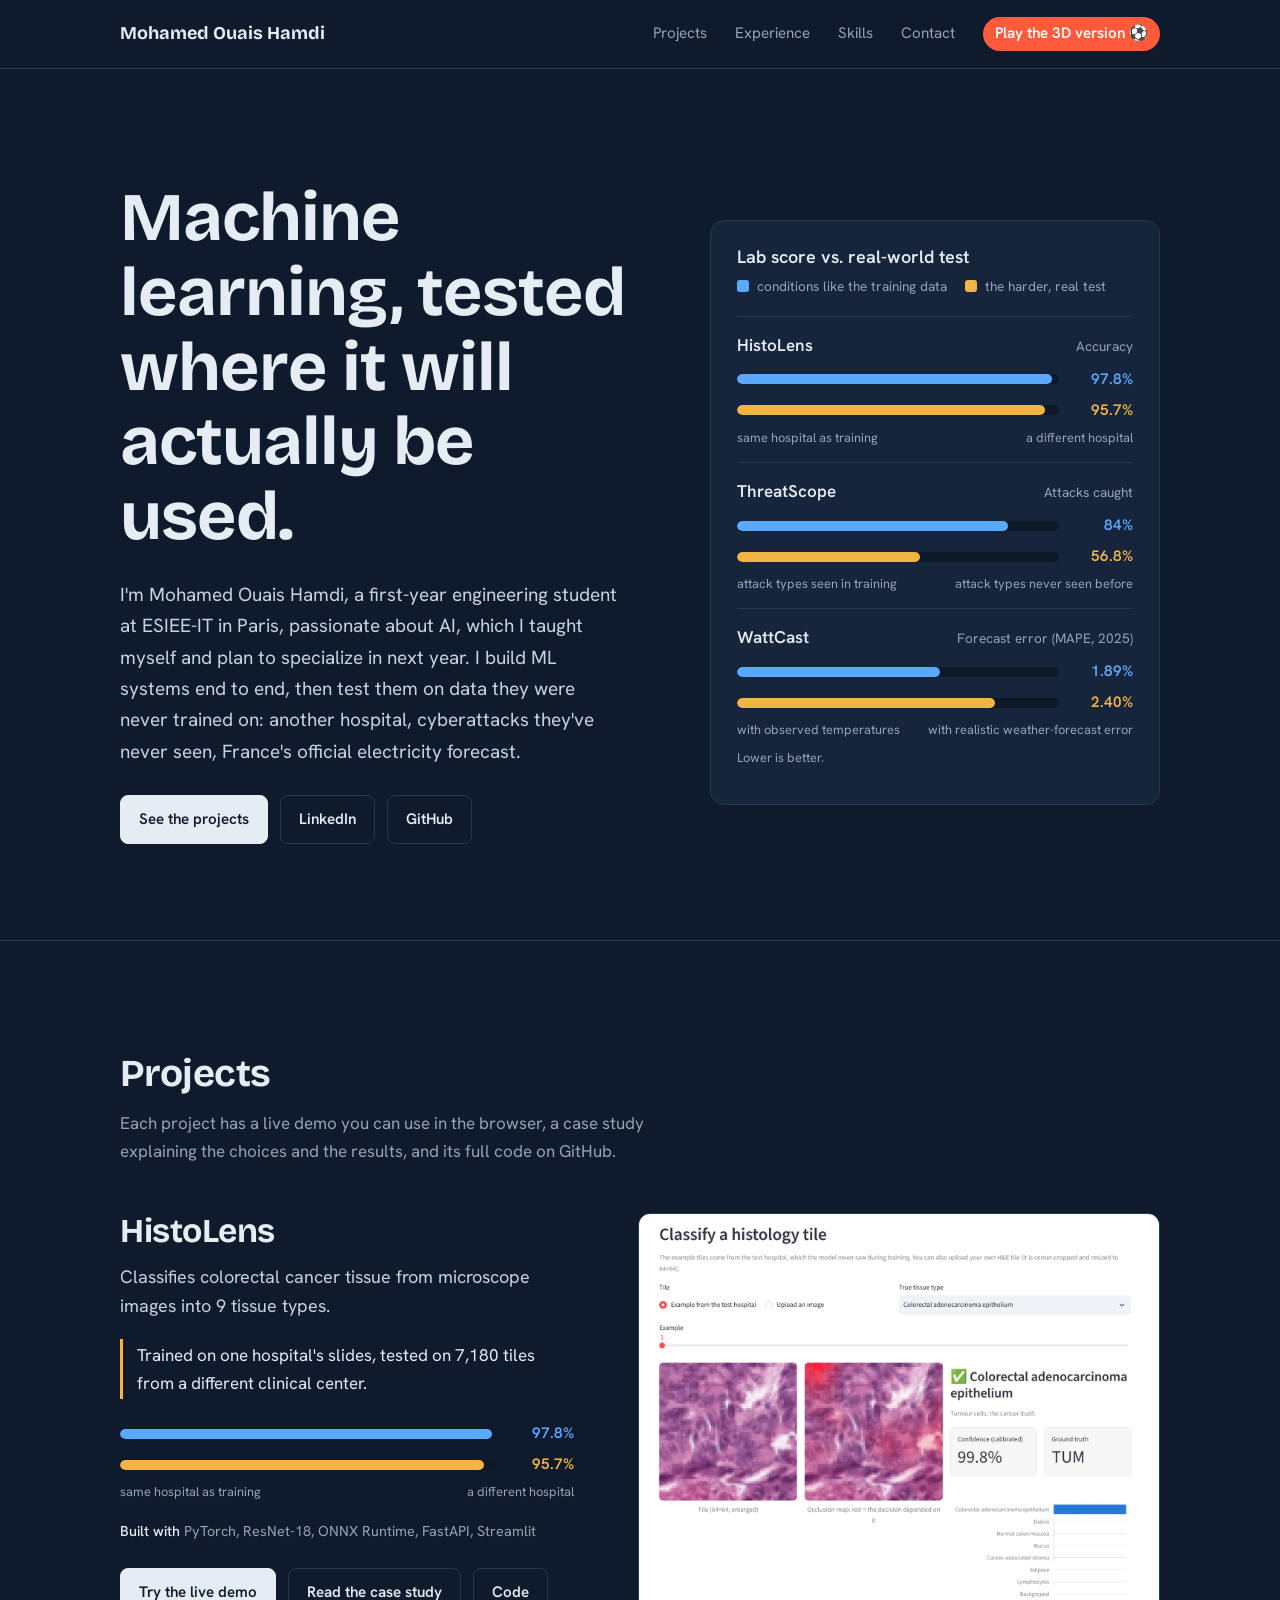
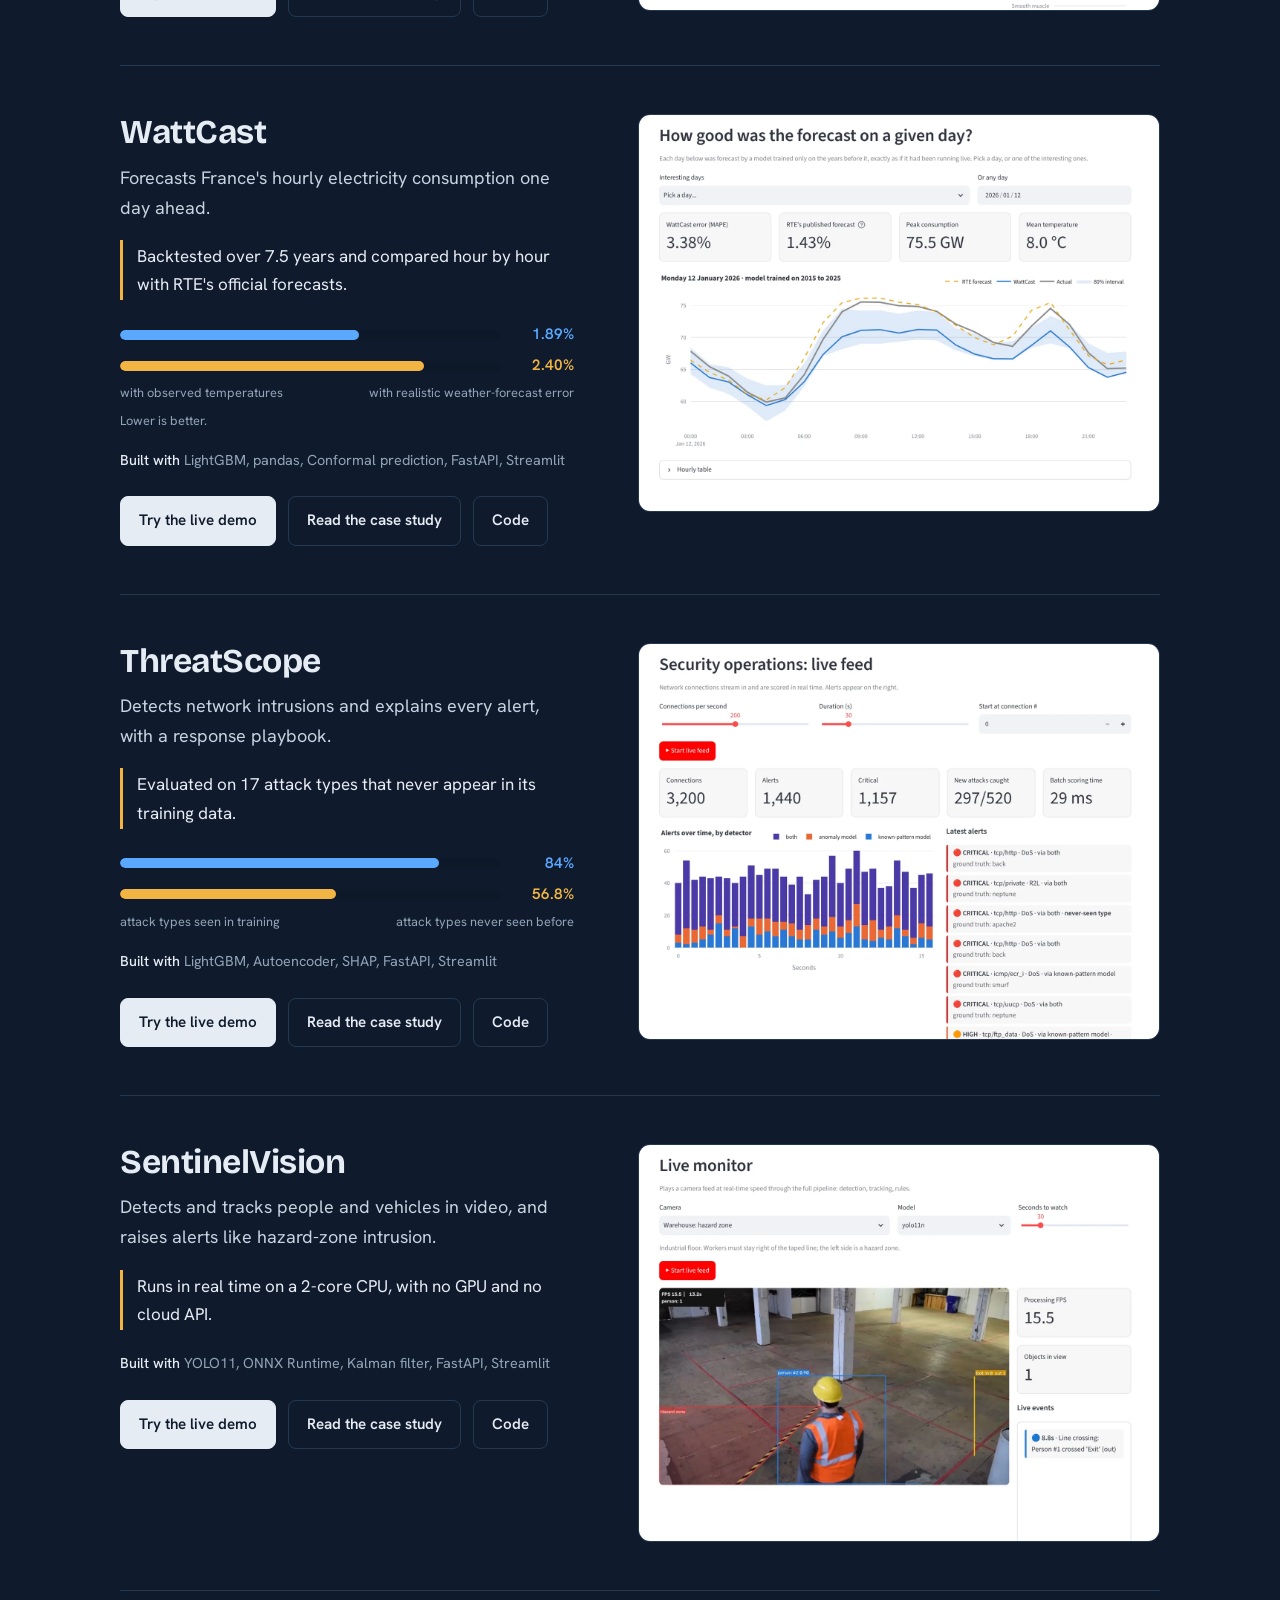
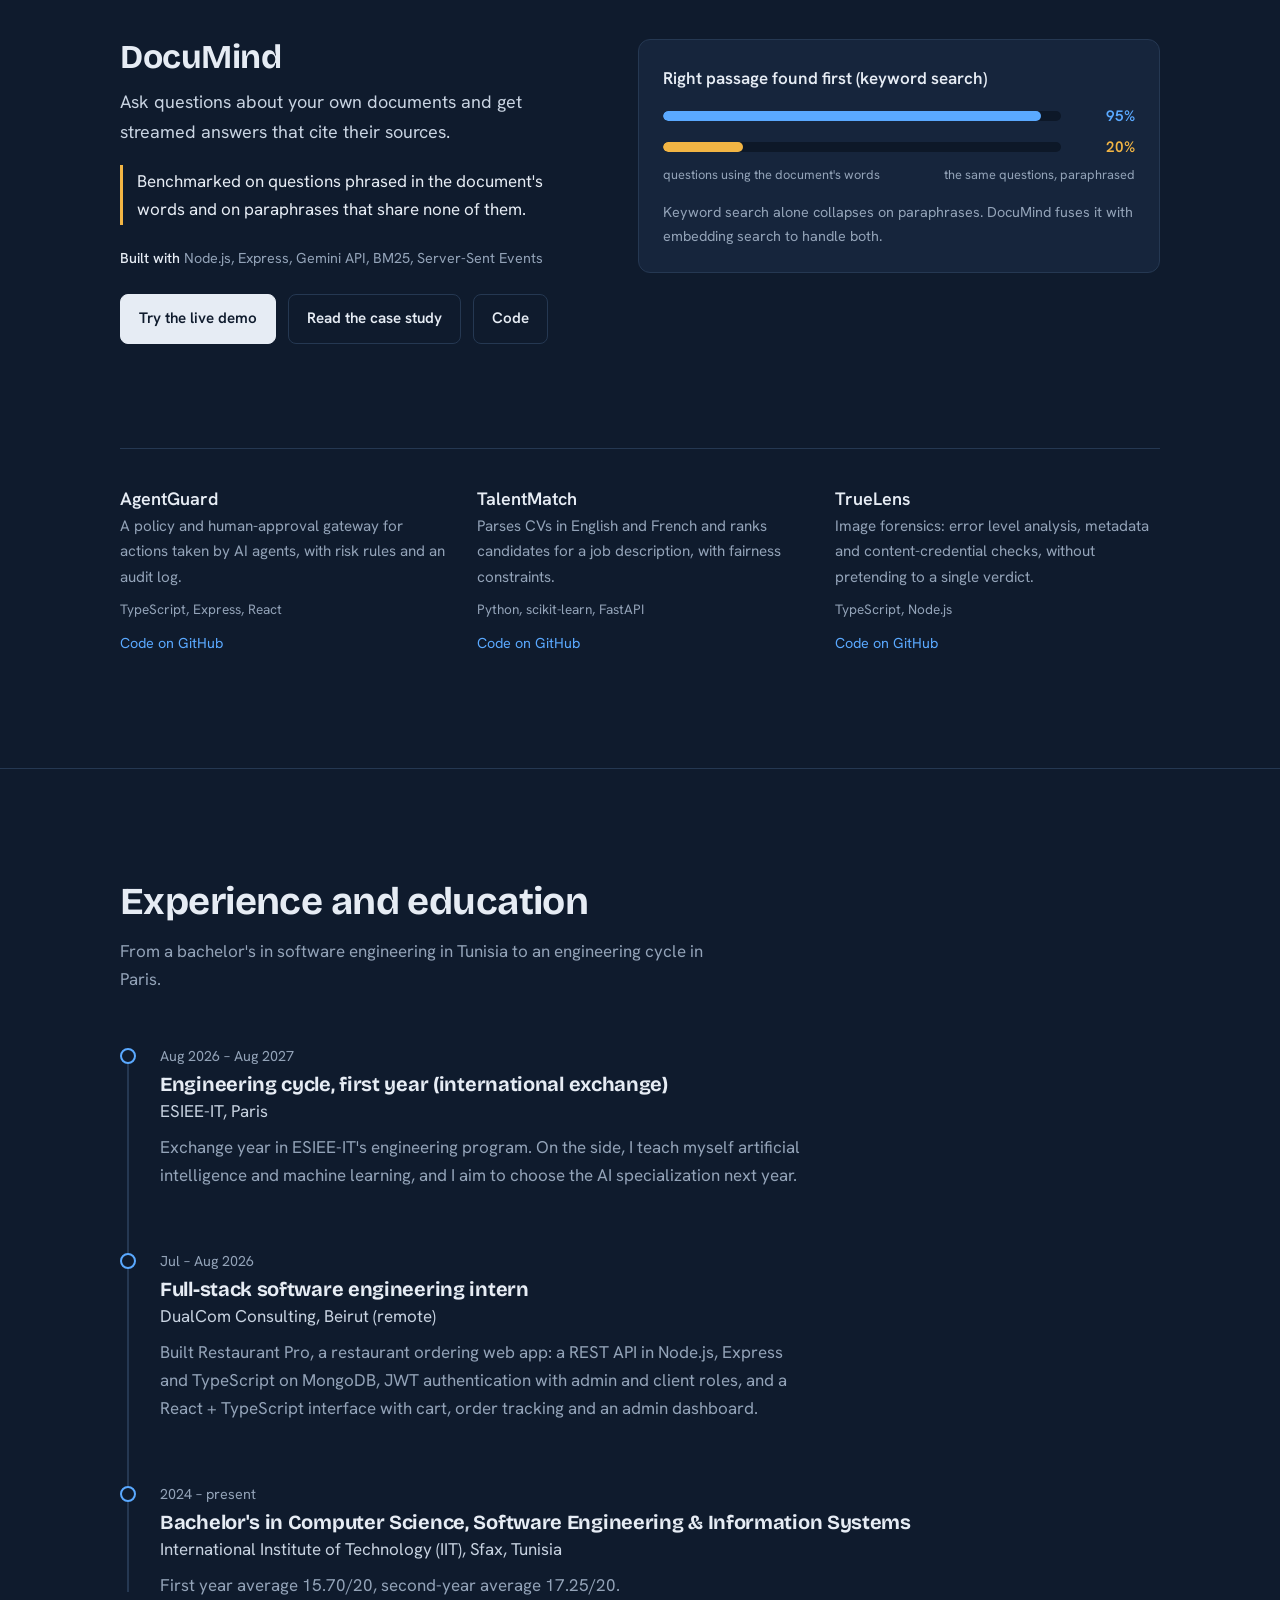
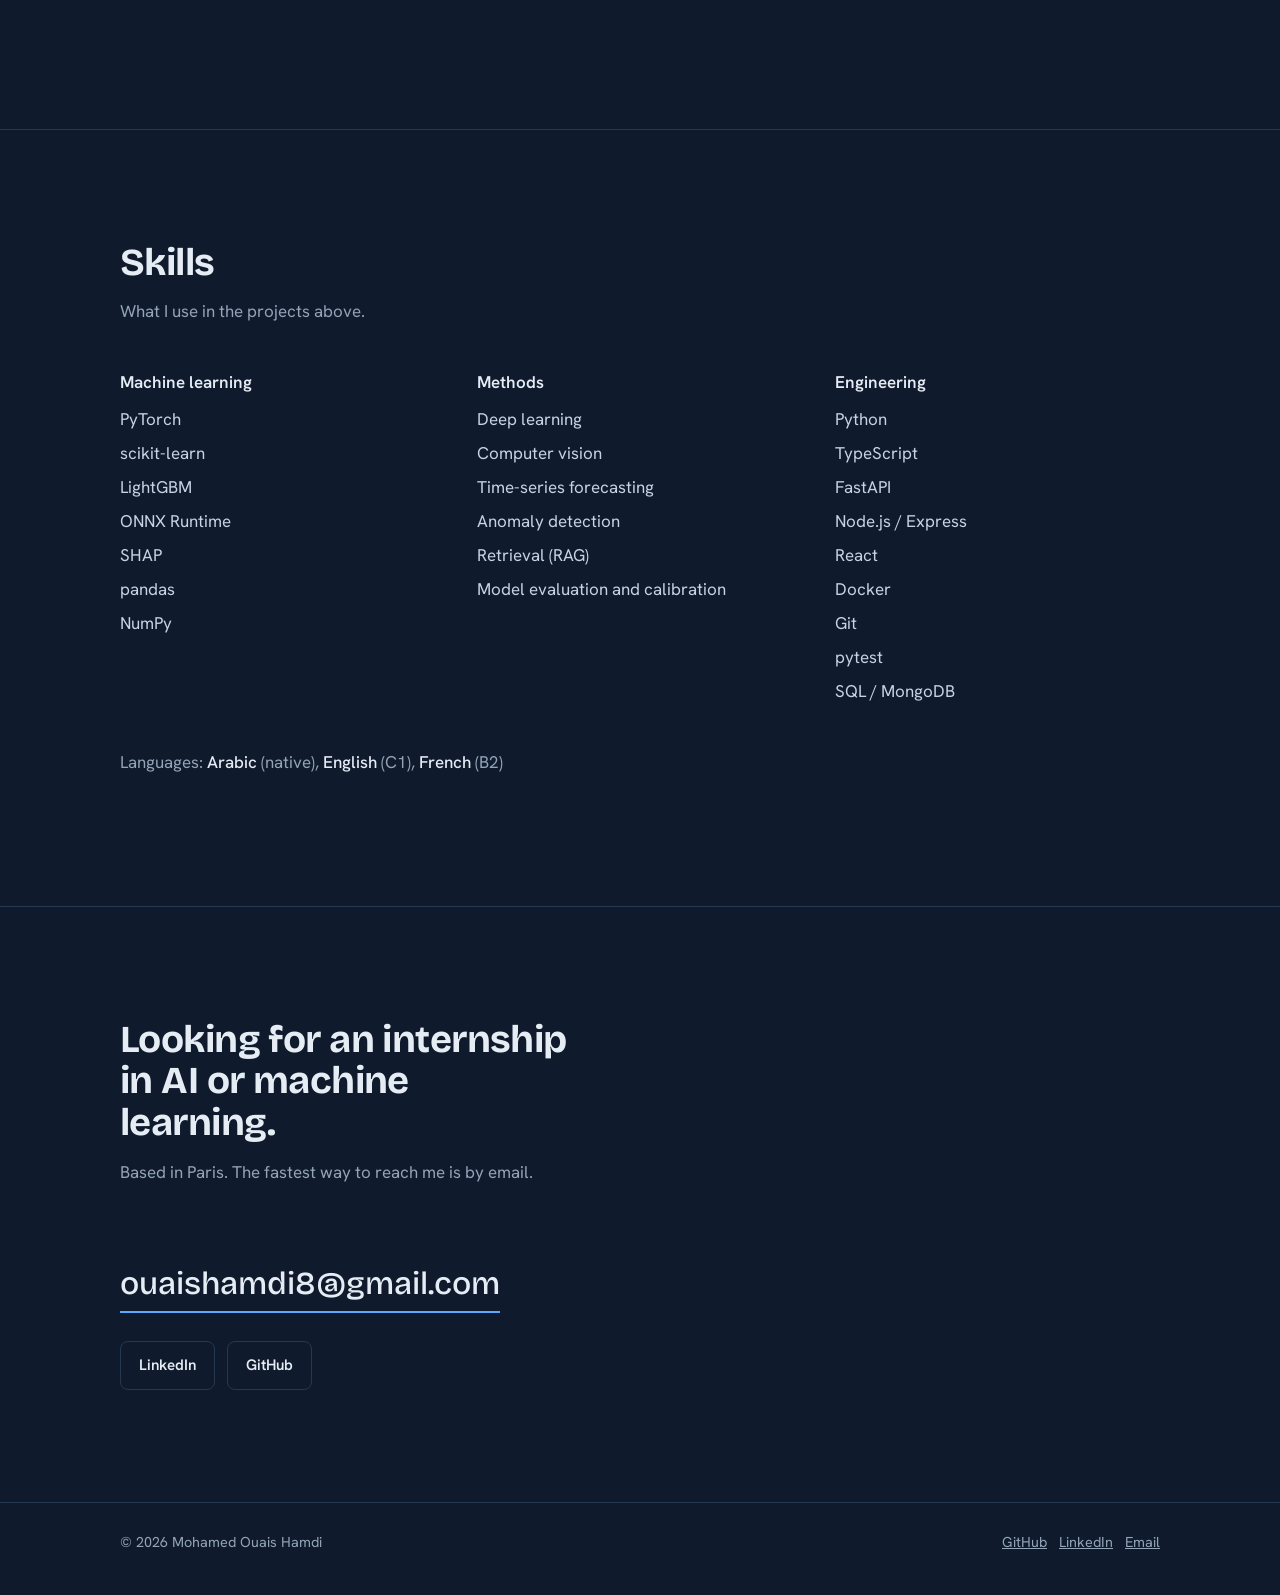
<file: classic/index.html>
<!DOCTYPE html><html lang="en"><head><meta charset="utf-8"><meta name="viewport" content="width=device-width, initial-scale=1"><title>Mohamed Ouais Hamdi · AI &amp; Machine Learning</title><meta name="description" content="Engineering student in AI and machine learning at ESIEE-IT, Paris. ML systems built end to end and tested on data they never saw in training."><link rel="canonical" href="https://classic.medouaishamdi.com/classic/"><meta property="og:title" content="Mohamed Ouais Hamdi · AI &amp; Machine Learning"><meta property="og:description" content="Engineering student in AI and machine learning at ESIEE-IT, Paris. ML systems built end to end and tested on data they never saw in training."><meta property="og:type" content="website"><meta property="og:url" content="https://classic.medouaishamdi.com/classic/"><meta property="og:image" content="https://medouaishamdi.com/og.png"><meta name="theme-color" content="#0f1b2d"><link rel="icon" href="/classic/favicon.svg" type="image/svg+xml"><link rel="stylesheet" href="/classic/_astro/projects.C-NV3u36.css"></head><body><a class="skip" href="#main">Skip to content</a><header class="site-header"><div class="wrap"><a class="brand" href="/classic/">Mohamed Ouais Hamdi</a><nav class="nav" aria-label="Main"><a href="/classic/#projects">Projects</a><a href="/classic/#journey" class="optional">Experience</a><a href="/classic/#skills" class="optional">Skills</a><a href="/classic/#contact" class="contact-link">Contact</a><a class="play" href="/">Play <span class="optional">the 3D version</span> ⚽</a></nav></div></header><main id="main"><section class="hero"><div class="wrap"><div><h1>Machine learning, tested where it will actually be used.</h1><p class="intro">I'm Mohamed Ouais Hamdi, a first-year engineering student at ESIEE-IT in Paris, passionate about AI, which I taught myself and plan to specialize in next year. I build ML systems end to end, then test them on data they were never trained on: another hospital, cyberattacks they've never seen, France's official electricity forecast.</p><div class="actions"><a class="btn primary" href="#projects">See the projects</a><a class="btn" href="https://www.linkedin.com/in/medouaishamdi">LinkedIn</a><a class="btn" href="https://github.com/medouaishamdi">GitHub</a></div></div><aside class="board" aria-labelledby="board-title"><h2 id="board-title">Lab score vs. real-world test</h2><div class="legend"><span><i class="swatch lab"></i>conditions like the training data</span><span><i class="swatch test"></i>the harder, real test</span></div><div class="board-row"><div class="head"><a href="/classic/projects/histolens">HistoLens</a><span class="what">Accuracy</span></div><div class="bars" role="img" aria-label="Accuracy: 97.8% same hospital as training, 95.7% a different hospital"><div class="bar lab"><div class="track"><div class="fill" style="width:97.8%"></div></div><span class="value">97.8%</span></div><div class="bar test"><div class="track"><div class="fill" style="width:95.7%"></div></div><span class="value">95.7%</span></div></div><div class="bar-notes"><span>same hospital as training</span><span>a different hospital</span></div></div><div class="board-row"><div class="head"><a href="/classic/projects/threatscope">ThreatScope</a><span class="what">Attacks caught</span></div><div class="bars" role="img" aria-label="Attacks caught: 84% attack types seen in training, 56.8% attack types never seen before"><div class="bar lab"><div class="track"><div class="fill" style="width:84%"></div></div><span class="value">84%</span></div><div class="bar test"><div class="track"><div class="fill" style="width:56.8%"></div></div><span class="value">56.8%</span></div></div><div class="bar-notes"><span>attack types seen in training</span><span>attack types never seen before</span></div></div><div class="board-row"><div class="head"><a href="/classic/projects/wattcast">WattCast</a><span class="what">Forecast error (MAPE, 2025)</span></div><div class="bars" role="img" aria-label="Forecast error (MAPE, 2025): 1.89% with observed temperatures, 2.40% with realistic weather-forecast error"><div class="bar lab"><div class="track"><div class="fill" style="width:63%"></div></div><span class="value">1.89%</span></div><div class="bar test"><div class="track"><div class="fill" style="width:80%"></div></div><span class="value">2.40%</span></div></div><div class="bar-notes"><span>with observed temperatures</span><span>with realistic weather-forecast error</span></div><p class="muted" style="font-size:.8rem;margin:6px 0 0">Lower is better.</p></div></aside></div></section><section class="section" id="projects"><div class="wrap"><h2>Projects</h2><p class="section-intro">Each project has a live demo you can use in the browser, a case study explaining the choices and the results, and its full code on GitHub.</p><article class="project"><div><h3>HistoLens</h3><p class="one">Classifies colorectal cancer tissue from microscope images into 9 tissue types.</p><p class="challenge">Trained on one hospital&#39;s slides, tested on 7,180 tiles from a different clinical center.</p><div class="bars" role="img" aria-label="Accuracy: 97.8% same hospital as training, 95.7% a different hospital"><div class="bar lab"><div class="track"><div class="fill" style="width:97.8%"></div></div><span class="value">97.8%</span></div><div class="bar test"><div class="track"><div class="fill" style="width:95.7%"></div></div><span class="value">95.7%</span></div></div><div class="bar-notes"><span>same hospital as training</span><span>a different hospital</span></div><p class="stack"><strong>Built with</strong> PyTorch, ResNet-18, ONNX Runtime, FastAPI, Streamlit</p><div class="actions"><a class="btn primary" href="https://histolens-medouaishamdi.streamlit.app">Try the live demo</a><a class="btn" href="/classic/projects/histolens">Read the case study</a><a class="btn" href="https://github.com/medouaishamdi/histolens">Code</a></div></div><div class="visual"><a class="shot" href="/classic/projects/histolens" aria-label="HistoLens case study"><img src="/classic/img/histolens.webp" alt="HistoLens classifying a tumour tile, with an occlusion map and calibrated probabilities" width="1400" height="1066" loading="lazy" decoding="async"></a></div></article><article class="project"><div><h3>WattCast</h3><p class="one">Forecasts France&#39;s hourly electricity consumption one day ahead.</p><p class="challenge">Backtested over 7.5 years and compared hour by hour with RTE&#39;s official forecasts.</p><div class="bars" role="img" aria-label="Forecast error (MAPE, 2025): 1.89% with observed temperatures, 2.40% with realistic weather-forecast error"><div class="bar lab"><div class="track"><div class="fill" style="width:63%"></div></div><span class="value">1.89%</span></div><div class="bar test"><div class="track"><div class="fill" style="width:80%"></div></div><span class="value">2.40%</span></div></div><div class="bar-notes"><span>with observed temperatures</span><span>with realistic weather-forecast error</span></div><p class="muted" style="font-size:.8rem;margin:6px 0 0">Lower is better.</p><p class="stack"><strong>Built with</strong> LightGBM, pandas, Conformal prediction, FastAPI, Streamlit</p><div class="actions"><a class="btn primary" href="https://wattcast-medouaishamdi.streamlit.app">Try the live demo</a><a class="btn" href="/classic/projects/wattcast">Read the case study</a><a class="btn" href="https://github.com/medouaishamdi/wattcast">Code</a></div></div><div class="visual"><a class="shot" href="/classic/projects/wattcast" aria-label="WattCast case study"><img src="/classic/img/wattcast.webp" alt="WattCast replaying a January 2026 cold snap: actual consumption, WattCast forecast and RTE forecast" width="1400" height="1066" loading="lazy" decoding="async"></a></div></article><article class="project"><div><h3>ThreatScope</h3><p class="one">Detects network intrusions and explains every alert, with a response playbook.</p><p class="challenge">Evaluated on 17 attack types that never appear in its training data.</p><div class="bars" role="img" aria-label="Attacks caught: 84% attack types seen in training, 56.8% attack types never seen before"><div class="bar lab"><div class="track"><div class="fill" style="width:84%"></div></div><span class="value">84%</span></div><div class="bar test"><div class="track"><div class="fill" style="width:56.8%"></div></div><span class="value">56.8%</span></div></div><div class="bar-notes"><span>attack types seen in training</span><span>attack types never seen before</span></div><p class="stack"><strong>Built with</strong> LightGBM, Autoencoder, SHAP, FastAPI, Streamlit</p><div class="actions"><a class="btn primary" href="https://threatscope-medouaishamdi.streamlit.app">Try the live demo</a><a class="btn" href="/classic/projects/threatscope">Read the case study</a><a class="btn" href="https://github.com/medouaishamdi/threatscope">Code</a></div></div><div class="visual"><a class="shot" href="/classic/projects/threatscope" aria-label="ThreatScope case study"><img src="/classic/img/threatscope.webp" alt="ThreatScope live security-operations view with alerts by detector" width="1400" height="1066" loading="lazy" decoding="async"></a></div></article><article class="project"><div><h3>SentinelVision</h3><p class="one">Detects and tracks people and vehicles in video, and raises alerts like hazard-zone intrusion.</p><p class="challenge">Runs in real time on a 2-core CPU, with no GPU and no cloud API.</p><p class="stack"><strong>Built with</strong> YOLO11, ONNX Runtime, Kalman filter, FastAPI, Streamlit</p><div class="actions"><a class="btn primary" href="https://sentinelvision-medouaishamdi.streamlit.app">Try the live demo</a><a class="btn" href="/classic/projects/sentinelvision">Read the case study</a><a class="btn" href="https://github.com/medouaishamdi/sentinelvision">Code</a></div></div><div class="visual"><a class="shot" href="/classic/projects/sentinelvision" aria-label="SentinelVision case study"><img src="/classic/img/sentinelvision.webp" alt="SentinelVision tracking a worker near a hazard zone in a warehouse video" width="1400" height="1066" loading="lazy" decoding="async"></a></div></article><article class="project"><div><h3>DocuMind</h3><p class="one">Ask questions about your own documents and get streamed answers that cite their sources.</p><p class="challenge">Benchmarked on questions phrased in the document&#39;s words and on paraphrases that share none of them.</p><p class="stack"><strong>Built with</strong> Node.js, Express, Gemini API, BM25, Server-Sent Events</p><div class="actions"><a class="btn primary" href="https://documind-e22o.onrender.com">Try the live demo</a><a class="btn" href="/classic/projects/documind">Read the case study</a><a class="btn" href="https://github.com/medouaishamdi/documind">Code</a></div></div><div class="visual"><div class="metric-panel"><p class="label">Right passage found first (keyword search)</p><div class="bars" role="img" aria-label="Right passage found first (keyword search): 95% questions using the document's words, 20% the same questions, paraphrased"><div class="bar lab"><div class="track"><div class="fill" style="width:95%"></div></div><span class="value">95%</span></div><div class="bar test"><div class="track"><div class="fill" style="width:20%"></div></div><span class="value">20%</span></div></div><div class="bar-notes"><span>questions using the document&#39;s words</span><span>the same questions, paraphrased</span></div><p class="muted" style="font-size:.9rem;margin:16px 0 0">Keyword search alone collapses on paraphrases. DocuMind fuses it with embedding search to handle both.</p></div></div></article><div class="more"><div><h3>AgentGuard</h3><p>A policy and human-approval gateway for actions taken by AI agents, with risk rules and an audit log.</p><p class="muted" style="font-size:.85rem">TypeScript, Express, React</p><a href="https://github.com/medouaishamdi/agentguard">Code on GitHub</a></div><div><h3>TalentMatch</h3><p>Parses CVs in English and French and ranks candidates for a job description, with fairness constraints.</p><p class="muted" style="font-size:.85rem">Python, scikit-learn, FastAPI</p><a href="https://github.com/medouaishamdi/talentmatch">Code on GitHub</a></div><div><h3>TrueLens</h3><p>Image forensics: error level analysis, metadata and content-credential checks, without pretending to a single verdict.</p><p class="muted" style="font-size:.85rem">TypeScript, Node.js</p><a href="https://github.com/medouaishamdi/truelens">Code on GitHub</a></div></div></div></section><section class="section" id="journey"><div class="wrap"><h2>Experience and education</h2><p class="section-intro">From a bachelor's in software engineering in Tunisia to an engineering cycle in Paris.</p><ol class="timeline"><li><span class="when">Aug 2026 – Aug 2027</span><h3>Engineering cycle, first year (international exchange)</h3><p class="place">ESIEE-IT, Paris</p><p class="measure-text muted">Exchange year in ESIEE-IT&#39;s engineering program. On the side, I teach myself artificial intelligence and machine learning, and I aim to choose the AI specialization next year.</p></li><li><span class="when">Jul – Aug 2026</span><h3>Full-stack software engineering intern</h3><p class="place">DualCom Consulting, Beirut (remote)</p><p class="measure-text muted">Built Restaurant Pro, a restaurant ordering web app: a REST API in Node.js, Express and TypeScript on MongoDB, JWT authentication with admin and client roles, and a React + TypeScript interface with cart, order tracking and an admin dashboard.</p></li><li><span class="when">2024 – present</span><h3>Bachelor&#39;s in Computer Science, Software Engineering &amp; Information Systems</h3><p class="place">International Institute of Technology (IIT), Sfax, Tunisia</p><p class="measure-text muted">First year average 15.70/20, second-year average 17.25/20.</p></li></ol></div></section><section class="section" id="skills"><div class="wrap"><h2>Skills</h2><p class="section-intro">What I use in the projects above.</p><div class="skills"><div><h3>Machine learning</h3><ul><li>PyTorch</li><li>scikit-learn</li><li>LightGBM</li><li>ONNX Runtime</li><li>SHAP</li><li>pandas</li><li>NumPy</li></ul></div><div><h3>Methods</h3><ul><li>Deep learning</li><li>Computer vision</li><li>Time-series forecasting</li><li>Anomaly detection</li><li>Retrieval (RAG)</li><li>Model evaluation and calibration</li></ul></div><div><h3>Engineering</h3><ul><li>Python</li><li>TypeScript</li><li>FastAPI</li><li>Node.js / Express</li><li>React</li><li>Docker</li><li>Git</li><li>pytest</li><li>SQL / MongoDB</li></ul></div></div><p class="langs">Languages: <strong>Arabic</strong> (native), <strong>English</strong> (C1), <strong>French</strong> (B2)</p></div></section><section class="section contact" id="contact"><div class="wrap"><h2>Looking for an internship in AI or machine learning.</h2><p class="section-intro">Based in Paris. The fastest way to reach me is by email.</p><a class="email" href="mailto:ouaishamdi8@gmail.com">ouaishamdi8@gmail.com</a><div class="actions"><a class="btn" href="https://www.linkedin.com/in/medouaishamdi">LinkedIn</a><a class="btn" href="https://github.com/medouaishamdi">GitHub</a></div></div></section></main><footer class="site-footer"><div class="wrap"><span>© 2026 Mohamed Ouais Hamdi</span><span><a href="https://github.com/medouaishamdi">GitHub</a> &nbsp; <a href="https://www.linkedin.com/in/medouaishamdi">LinkedIn</a> &nbsp; <a href="mailto:ouaishamdi8@gmail.com">Email</a></span></div></footer></body></html>
</file>
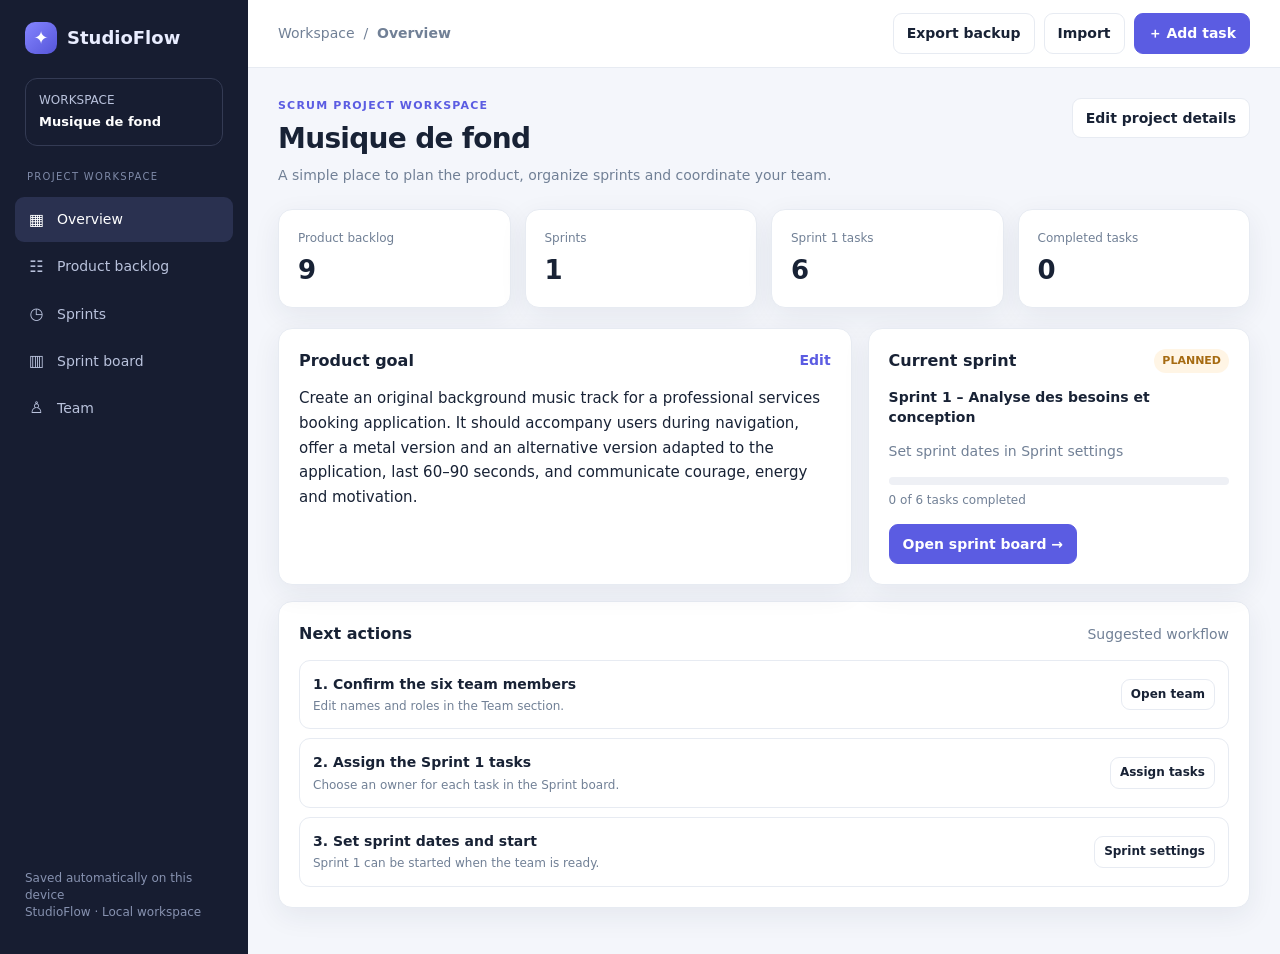
<file: studioflow/index.html>
<!DOCTYPE html>
<html lang="en">
<head>
<meta charset="UTF-8">
<meta name="viewport" content="width=device-width, initial-scale=1.0">
<title>StudioFlow — Scrum Workspace</title>
<style>
:root{--bg:#f4f6fb;--panel:#fff;--ink:#182235;--muted:#718096;--line:#e7ebf2;--primary:#5b5ce2;--primary2:#4849c8;--green:#15966b;--amber:#bd7b17;--red:#c44c5b;--shadow:0 8px 28px rgba(28,39,70,.07)}
*{box-sizing:border-box}body{margin:0;background:var(--bg);color:var(--ink);font:14px/1.45 Inter,ui-sans-serif,system-ui,-apple-system,"Segoe UI",sans-serif}
button,input,textarea,select{font:inherit}button{cursor:pointer}.app{min-height:100vh;display:grid;grid-template-columns:248px 1fr}
.sidebar{background:#171d31;color:#e9edff;padding:22px 15px;display:flex;flex-direction:column;gap:24px}.brand{display:flex;align-items:center;gap:10px;font-size:18px;font-weight:800;padding:0 10px}.brandmark{height:32px;width:32px;border-radius:10px;background:linear-gradient(135deg,#8585ff,#5555d9);display:grid;place-items:center;color:white}.workspace{margin:0 10px;padding:13px;border:1px solid #343b54;border-radius:12px;color:#b9c2dc;font-size:12px}.workspace strong{display:block;color:#fff;font-size:13px;margin-top:4px}.navlabel{font-size:10px;text-transform:uppercase;letter-spacing:1.3px;color:#7f8aa8;padding:0 12px;margin-bottom:-14px}.nav button{width:100%;border:0;background:transparent;color:#b9c2dc;text-align:left;padding:11px 12px;border-radius:9px;margin:2px 0;display:flex;gap:11px;align-items:center}.nav button.active,.nav button:hover{background:#2a3150;color:white}.nav .ico{width:19px;text-align:center;font-size:16px}.sidebottom{margin-top:auto;color:#8792b0;font-size:12px;padding:10px}
main{min-width:0}.topbar{height:68px;background:#fff;border-bottom:1px solid var(--line);display:flex;align-items:center;justify-content:space-between;padding:0 30px;position:sticky;top:0;z-index:3}.crumb{color:var(--muted)}.topactions{display:flex;gap:9px;align-items:center}.btn{border:1px solid var(--line);background:#fff;color:var(--ink);padding:9px 13px;border-radius:9px;font-weight:650}.btn:hover{border-color:#b9bbf5}.btn.primary{background:var(--primary);color:#fff;border-color:var(--primary)}.btn.primary:hover{background:var(--primary2)}.btn.small{padding:6px 9px;font-size:12px}.btn.danger{color:var(--red)}.content{max-width:1450px;margin:auto;padding:30px}
.pagehead{display:flex;justify-content:space-between;align-items:flex-start;gap:18px;margin-bottom:24px}.eyebrow{color:var(--primary);font-weight:750;font-size:11px;text-transform:uppercase;letter-spacing:1.2px}.pagehead h1{font-size:28px;letter-spacing:-.7px;margin:5px 0}.sub{color:var(--muted);margin:0}.stats{display:grid;grid-template-columns:repeat(4,1fr);gap:14px;margin-bottom:20px}.stat,.card{background:var(--panel);border:1px solid var(--line);border-radius:14px;box-shadow:var(--shadow)}.stat{padding:17px 19px}.stat span{color:var(--muted);font-size:12px}.stat strong{display:block;font-size:26px;margin-top:5px}.grid2{display:grid;grid-template-columns:1.2fr .8fr;gap:16px}.card{padding:20px;margin-bottom:16px}.cardhead{display:flex;justify-content:space-between;align-items:center;gap:12px;margin-bottom:14px}.card h2{font-size:16px;margin:0}.card h3{font-size:14px;margin:0}.muted{color:var(--muted)}.goal{font-size:15px;line-height:1.65;margin:10px 0 0}.fieldlabel{display:block;color:var(--muted);font-size:12px;font-weight:700;margin:12px 0 6px}.input,textarea,select{width:100%;border:1px solid var(--line);border-radius:9px;padding:10px 11px;background:#fff;color:var(--ink);outline:none}.input:focus,textarea:focus,select:focus{border-color:#8585ef;box-shadow:0 0 0 3px #eeeeff}textarea{min-height:90px;resize:vertical}.row{display:flex;gap:10px}.row>*{flex:1}.pill{display:inline-flex;align-items:center;gap:5px;padding:4px 8px;border-radius:30px;background:#f0f1ff;color:#5556c9;font-size:11px;font-weight:750}.pill.green{background:#e8f7f1;color:#16845f}.pill.amber{background:#fff5e5;color:#a66b12}.pill.gray{background:#f0f2f6;color:#69758a}.list{display:flex;flex-direction:column;gap:9px}.item{border:1px solid var(--line);border-radius:11px;padding:13px;display:flex;align-items:center;justify-content:space-between;gap:12px}.itemmain{min-width:0}.itemtitle{font-weight:700}.itemmeta{color:var(--muted);font-size:12px;margin-top:4px}.itemactions{display:flex;align-items:center;gap:7px;flex-shrink:0}.progress{height:8px;background:#eef0f5;border-radius:20px;overflow:hidden}.progress>span{display:block;height:100%;background:linear-gradient(90deg,#7778ef,#4e50d4);border-radius:20px}.empty{padding:28px;text-align:center;color:var(--muted);border:1px dashed #d8deea;border-radius:12px}
.toolbar{display:flex;gap:9px;align-items:center;flex-wrap:wrap;margin-bottom:15px}.toolbar .input{max-width:260px}.board{display:grid;grid-template-columns:repeat(4,minmax(220px,1fr));gap:12px;overflow-x:auto;padding-bottom:8px}.column{background:#edf0f6;border-radius:12px;padding:11px;min-height:280px}.colhead{display:flex;justify-content:space-between;align-items:center;font-size:12px;font-weight:800;padding:5px 3px 12px}.taskcard{background:white;border:1px solid #e4e8f0;border-radius:10px;padding:12px;margin-bottom:9px;box-shadow:0 3px 10px #202c4510}.taskcard h4{font-size:13px;margin:7px 0}.taskcard p{font-size:11px;color:var(--muted);margin:0 0 9px}.taskfoot{display:flex;justify-content:space-between;align-items:center;gap:6px}.avatar{height:25px;width:25px;border-radius:50%;background:#e8e9ff;color:#5152c6;display:grid;place-items:center;font-size:10px;font-weight:800}
table{width:100%;border-collapse:collapse}th{text-align:left;color:var(--muted);font-size:11px;text-transform:uppercase;letter-spacing:.5px;padding:10px;border-bottom:1px solid var(--line)}td{padding:12px 10px;border-bottom:1px solid var(--line);vertical-align:middle}tr:last-child td{border-bottom:0}.tablewrap{overflow-x:auto}.linkbtn{border:0;background:none;color:var(--primary);font-weight:700;padding:0}
.modalback{position:fixed;inset:0;background:#10162980;display:none;align-items:center;justify-content:center;padding:18px;z-index:10}.modalback.show{display:flex}.modal{width:min(650px,100%);max-height:92vh;overflow:auto;background:#fff;border-radius:16px;padding:22px;box-shadow:0 20px 70px #0003}.modalhead{display:flex;justify-content:space-between;align-items:center;margin-bottom:12px}.modalhead h2{margin:0;font-size:19px}.close{border:0;background:#f1f2f7;border-radius:8px;padding:6px 10px}.modalfoot{display:flex;justify-content:flex-end;gap:8px;margin-top:18px}.checklist{display:flex;flex-direction:column;gap:8px;margin-top:8px}.checkrow{display:flex;align-items:flex-start;gap:9px;padding:8px;background:#f8f9fc;border-radius:8px}.checkrow input{margin-top:3px}.hint{font-size:12px;color:var(--muted);margin-top:6px}
.hidden{display:none!important}
@media(max-width:950px){.app{grid-template-columns:1fr}.sidebar{position:static;padding:12px;gap:12px}.workspace,.navlabel,.sidebottom{display:none}.nav{display:flex;overflow:auto}.nav button{white-space:nowrap;width:auto}.content{padding:20px}.grid2{grid-template-columns:1fr}.board{grid-template-columns:repeat(4,260px)}}
@media(max-width:600px){.topbar{padding:0 14px}.content{padding:14px}.stats{grid-template-columns:repeat(2,1fr)}.pagehead{display:block}.pagehead .btn{margin-top:12px}.topactions .btn:not(.primary){display:none}.row{display:block}}
</style>
</head>
<body>
<div class="app">
<aside class="sidebar">
  <div class="brand"><span class="brandmark">✦</span> StudioFlow</div>
  <div class="workspace">WORKSPACE<strong id="sideProject">Musique de fond</strong></div>
  <div class="navlabel">Project workspace</div>
  <nav class="nav">
    <button data-page="overview" class="active"><span class="ico">▦</span> Overview</button>
    <button data-page="backlog"><span class="ico">☷</span> Product backlog</button>
    <button data-page="sprints"><span class="ico">◷</span> Sprints</button>
    <button data-page="board"><span class="ico">▥</span> Sprint board</button>
    <button data-page="team"><span class="ico">♙</span> Team</button>
  </nav>
  <div class="sidebottom">Saved automatically on this device<br>StudioFlow · Local workspace</div>
</aside>
<main>
<header class="topbar"><div class="crumb">Workspace&nbsp; / &nbsp;<strong id="crumbPage">Overview</strong></div><div class="topactions"><button class="btn" id="exportBtn">Export backup</button><button class="btn" id="importBtn">Import</button><input type="file" id="importFile" accept="application/json" class="hidden"><button class="btn primary" id="quickAdd">＋ Add task</button></div></header>
<div class="content">
<section id="page-overview" class="page">
 <div class="pagehead"><div><div class="eyebrow">Scrum project workspace</div><h1 id="projectHeading">Musique de fond</h1><p class="sub">A simple place to plan the product, organize sprints and coordinate your team.</p></div><button class="btn" id="editProject">Edit project details</button></div>
 <div class="stats">
  <div class="stat"><span>Product backlog</span><strong id="statBacklog">9</strong></div>
  <div class="stat"><span>Sprints</span><strong id="statSprints">1</strong></div>
  <div class="stat"><span>Sprint 1 tasks</span><strong id="statTasks">6</strong></div>
  <div class="stat"><span>Completed tasks</span><strong id="statDone">0</strong></div>
 </div>
 <div class="grid2">
  <div class="card"><div class="cardhead"><h2>Product goal</h2><button class="linkbtn" id="editGoal">Edit</button></div><p class="goal" id="goalText"></p></div>
  <div class="card"><div class="cardhead"><h2>Current sprint</h2><span class="pill amber" id="sprintState">PLANNED</span></div><h3 id="currentSprintName">Sprint 1 – Analyse des besoins et conception</h3><p class="muted" id="currentSprintDates">2-week sprint · Dates not set</p><div style="margin:15px 0 7px" class="progress"><span id="sprintProgress" style="width:0%"></span></div><div class="itemmeta" id="progressText">0 of 6 tasks completed</div><button class="btn primary" style="margin-top:15px" onclick="go('board')">Open sprint board →</button></div>
 </div>
 <div class="card"><div class="cardhead"><h2>Next actions</h2><span class="muted">Suggested workflow</span></div><div class="list">
  <div class="item"><div class="itemmain"><div class="itemtitle">1. Confirm the six team members</div><div class="itemmeta">Edit names and roles in the Team section.</div></div><button class="btn small" onclick="go('team')">Open team</button></div>
  <div class="item"><div class="itemmain"><div class="itemtitle">2. Assign the Sprint 1 tasks</div><div class="itemmeta">Choose an owner for each task in the Sprint board.</div></div><button class="btn small" onclick="go('board')">Assign tasks</button></div>
  <div class="item"><div class="itemmain"><div class="itemtitle">3. Set sprint dates and start</div><div class="itemmeta">Sprint 1 can be started when the team is ready.</div></div><button class="btn small" onclick="go('sprints')">Sprint settings</button></div>
 </div></div>
</section>
<section id="page-backlog" class="page hidden">
 <div class="pagehead"><div><div class="eyebrow">Product planning</div><h1>Product backlog</h1><p class="sub">The product requirements, ordered by priority.</p></div><button class="btn primary" id="addBacklog">＋ Add backlog item</button></div>
 <div class="card"><div class="cardhead"><h2>Product backlog items</h2><span class="muted" id="backlogCount"></span></div><div class="tablewrap"><table><thead><tr><th>Item</th><th>Priority</th><th>Details</th><th></th></tr></thead><tbody id="backlogRows"></tbody></table></div></div>
</section>
<section id="page-sprints" class="page hidden">
 <div class="pagehead"><div><div class="eyebrow">Iteration planning</div><h1>Sprints</h1><p class="sub">Plan sprint goals, dates and the work selected for each sprint.</p></div><button class="btn primary" id="addSprint">＋ Create sprint</button></div>
 <div id="sprintList"></div>
</section>
<section id="page-board" class="page hidden">
 <div class="pagehead"><div><div class="eyebrow">Execution</div><h1 id="boardTitle">Sprint 1 board</h1><p class="sub">Move tasks across columns as work progresses. Open a task to edit its owner and Definition of Done.</p></div><button class="btn primary" id="boardAddTask">＋ Add task</button></div>
 <div class="toolbar"><select id="sprintSelect" style="max-width:300px"></select><span class="muted" id="boardSummary"></span></div>
 <div class="board" id="boardColumns"></div>
</section>
<section id="page-team" class="page hidden">
 <div class="pagehead"><div><div class="eyebrow">People and ownership</div><h1>Team</h1><p class="sub">Add your six members and assign Scrum roles. Names can be changed at any time.</p></div><button class="btn primary" id="addMember">＋ Add member</button></div>
 <div class="card"><div class="cardhead"><h2>Scrum team</h2><span class="muted" id="teamCount"></span></div><div class="tablewrap"><table><thead><tr><th>Name</th><th>Role</th><th>Contact / note</th><th></th></tr></thead><tbody id="teamRows"></tbody></table></div></div>
</section>
</div>
</main>
</div>
<div class="modalback" id="modalBack"><div class="modal"><div class="modalhead"><h2 id="modalTitle">Edit</h2><button class="close" id="modalClose">✕</button></div><div id="modalBody"></div><div class="modalfoot"><button class="btn" id="modalCancel">Cancel</button><button class="btn primary" id="modalSave">Save</button></div></div></div>
<script>
const defaultData={
 project:{title:"Musique de fond",goal:"Create an original background music track for a professional services booking application. It should accompany users during navigation, offer a metal version and an alternative version adapted to the application, last 60–90 seconds, and communicate courage, energy and motivation."},
 members:Array.from({length:6},(_,i)=>({id:"m"+(i+1),name:"Team member "+(i+1),role:["Product Owner","Scrum Master","Developer","Developer","Developer","Developer"][i],note:""})),
 backlog:[
  ["PB01","Créer une musique originale destinée à accompagner les utilisateurs pendant leur navigation dans l'application","Highest","Create original background music for the booking application. It should support navigation without distracting users."],
  ["PB02","Proposer une version métal et une version alternative adaptée à l'application","Highest","Prepare two distinct musical directions: a metal version and an alternative version suitable for the application."],
  ["PB03","Organiser la musique en couplets et refrains","Medium","Organize the composition into clear musical sections, including verses and choruses."],
  ["PB04","Prévoir une évolution progressive du rythme, plutôt lent au début","Medium","Start with a relatively slow rhythm and gradually increase intensity."],
  ["PB05","Intégrer des basses suffisamment présentes","Medium","Include clearly audible bass while keeping the overall mix balanced."],
  ["PB06","Respecter une durée comprise entre 60 et 90 secondes","Low","Ensure the final music lasts between 60 and 90 seconds."],
  ["PB07","Transmettre une sensation de courage, d'énergie et de motivation","Medium","The music should communicate courage, energy and motivation."],
  ["PB08","Présenter les propositions musicales au client et recueillir ses retours","Low","Present the musical proposals to the client and collect feedback."],
  ["PB09","Fournir le fichier audio final dans un format exploitable par l'application","Low","Deliver the final audio in a format compatible with the application."]
 ].map(x=>({id:x[0],title:x[1],priority:x[2],description:x[3]})),
 sprints:[{id:"s1",name:"Sprint 1 – Analyse des besoins et conception",goal:"Define the client's musical expectations, identify the desired musical style and establish the initial composition structure.",start:"",end:"",status:"Planned",taskIds:["t1","t2","t3","t4","t5","t6"]}],
 tasks:[
  {id:"t1",key:"T01",sprintId:"s1",title:"Analyse des besoins du client",priority:"Highest",status:"To Do",assignee:"",description:"Analyse the client's expectations for the background music: purpose, audience, emotions, context of use and constraints.",dod:["Client expectations have been collected.","Musical objectives and intended emotions have been identified.","Constraints and requirements have been written down.","The team has reviewed the requirements document."],deliverable:"Client Requirements Document"},
  {id:"t2",key:"T02",sprintId:"s1",title:"Identifier le style musical souhaité",priority:"High",status:"To Do",assignee:"",description:"Explore Incredibox sounds and combinations. Compare a metal-inspired direction with an alternative direction suitable for the booking application. Record the pros and cons; do not try to finish the final track yet.",dod:["Several sound combinations/styles have been explored in Incredibox.","A metal-inspired direction and an alternative direction have been compared.","A preferred direction has been proposed with reasons.","The client/team has reviewed the proposed direction."],deliverable:"Musical Style Selection"},
  {id:"t3",key:"T03",sprintId:"s1",title:"Définir la structure musicale (couplets et refrains)",priority:"Medium",status:"To Do",assignee:"",description:"Plan the sections of a 60–90 second track: introduction, main section/chorus, variation and ending. Estimate the duration of each section. In Incredibox, test how sounds can be added or removed to create sections.",dod:["The musical sections and their order are documented.","A target duration between 60 and 90 seconds is planned.","Transitions and variations between sections are described.","The structure has been reviewed by the team."],deliverable:"Music Structure Plan"},
  {id:"t4",key:"T04",sprintId:"s1",title:"Définir l'évolution du rythme",priority:"Medium",status:"To Do",assignee:"",description:"Experiment with a gradual build: begin with a simple, slower pattern, then add beats and layers to increase energy. Note which combinations and transitions work best.",dod:["An initial slow/simple rhythm is selected.","A gradual build in intensity is mapped out.","Transitions between rhythm stages have been tried.","The rhythm progression fits the agreed musical direction."],deliverable:"Rhythm Progression Plan"},
  {id:"t5",key:"T05",sprintId:"s1",title:"Définir les caractéristiques sonores et les basses",priority:"Medium",status:"To Do",assignee:"",description:"In Incredibox, test bass, beat, melody and effect layers. Decide how prominent the bass should be and which sounds support the desired courageous, energetic and motivating mood.",dod:["Suitable bass and supporting sounds have been identified.","Different combinations have been auditioned.","Bass presence and overall balance have been evaluated.","Selected sound characteristics are documented."],deliverable:"Sound Design Specifications"},
  {id:"t6",key:"T06",sprintId:"s1",title:"Préparer le concept musical initial",priority:"High",status:"To Do",assignee:"",description:"Use the decisions from T02–T05 to build a first rough musical concept in Incredibox. This is a prototype for discussion, not the polished final track. Save or record it if the platform permits.",dod:["A first musical prototype has been created in Incredibox.","It reflects the selected style, sound palette and rhythm progression.","The team has listened to and reviewed the prototype.","The prototype and feedback/questions are ready for client presentation."],deliverable:"Initial Music Prototype"}
 ]
};
let data=load();
function load(){try{let x=JSON.parse(localStorage.getItem("studioflow-data"));return x?x:structuredClone(defaultData)}catch(e){return structuredClone(defaultData)}}
function save(){localStorage.setItem("studioflow-data",JSON.stringify(data));renderAll()}
function esc(s=""){return String(s).replace(/[&<>"']/g,c=>({"&":"&amp;","<":"&lt;",">":"&gt;",'"':"&quot;","'":"&#39;"}[c]))}
function person(id){return data.members.find(m=>m.id===id)}
function currentSprint(){return data.sprints[0]||null}
function sprintTasks(s){return data.tasks.filter(t=>t.sprintId===s.id)}
function go(page){document.querySelectorAll(".page").forEach(p=>p.classList.add("hidden"));document.getElementById("page-"+page).classList.remove("hidden");document.querySelectorAll(".nav button").forEach(b=>b.classList.toggle("active",b.dataset.page===page));document.getElementById("crumbPage").textContent=({overview:"Overview",backlog:"Product backlog",sprints:"Sprints",board:"Sprint board",team:"Team"})[page];if(page==="board")renderBoard();if(page==="sprints")renderSprints()}
document.querySelectorAll(".nav button").forEach(b=>b.addEventListener("click",()=>go(b.dataset.page)));
let modalSaveFn=null;
function modal(title,body,onSave){document.getElementById("modalTitle").textContent=title;document.getElementById("modalBody").innerHTML=body;modalSaveFn=onSave;document.getElementById("modalBack").classList.add("show")}
function closeModal(){document.getElementById("modalBack").classList.remove("show");modalSaveFn=null}
document.getElementById("modalClose").onclick=closeModal;document.getElementById("modalCancel").onclick=closeModal;document.getElementById("modalBack").addEventListener("click",e=>{if(e.target.id==="modalBack")closeModal()});document.getElementById("modalSave").onclick=()=>{if(modalSaveFn&&modalSaveFn()!==false)closeModal()};
function projectModal(){modal("Edit project details",`<label class="fieldlabel">Project title</label><input class="input" id="fTitle" value="${esc(data.project.title)}"><label class="fieldlabel">Product goal</label><textarea id="fGoal">${esc(data.project.goal)}</textarea>`,()=>{data.project.title=document.getElementById("fTitle").value.trim()||"Untitled project";data.project.goal=document.getElementById("fGoal").value.trim();save()})}
document.getElementById("editProject").onclick=projectModal;document.getElementById("editGoal").onclick=projectModal;
function renderOverview(){document.getElementById("projectHeading").textContent=data.project.title;document.getElementById("sideProject").textContent=data.project.title;document.getElementById("goalText").textContent=data.project.goal;document.getElementById("statBacklog").textContent=data.backlog.length;document.getElementById("statSprints").textContent=data.sprints.length;let s=currentSprint(),ts=s?sprintTasks(s):[],done=ts.filter(t=>t.status==="Done").length;document.getElementById("statTasks").textContent=ts.length;document.getElementById("statDone").textContent=done;document.getElementById("currentSprintName").textContent=s?s.name:"No sprint created";document.getElementById("currentSprintDates").textContent=s?(s.start&&s.end?`${s.start} → ${s.end}`:"Set sprint dates in Sprint settings"):"Create a sprint to get started";document.getElementById("sprintState").textContent=s?s.status.toUpperCase():"NONE";document.getElementById("sprintProgress").style.width=(ts.length?done/ts.length*100:0)+"%";document.getElementById("progressText").textContent=`${done} of ${ts.length} tasks completed`}
function renderBacklog(){document.getElementById("backlogCount").textContent=data.backlog.length+" items";document.getElementById("backlogRows").innerHTML=data.backlog.map(b=>`<tr><td><strong>${esc(b.id)}</strong><br>${esc(b.title)}</td><td>${priorityPill(b.priority)}</td><td class="muted">${esc(b.description)}</td><td><button class="linkbtn" onclick="editBacklog('${b.id}')">Edit</button></td></tr>`).join("")||`<tr><td colspan="4" class="muted">No backlog items yet.</td></tr>`}
function priorityPill(p){return `<span class="pill ${p==="Highest"?"amber":p==="High"?"":"gray"}">${esc(p)}</span>`}
window.editBacklog=id=>{let b=data.backlog.find(x=>x.id===id);modal("Edit backlog item",`<label class="fieldlabel">Title</label><input id="bTitle" class="input" value="${esc(b.title)}"><label class="fieldlabel">Priority</label><select id="bPriority"><option>Highest</option><option>High</option><option>Medium</option><option>Low</option></select><label class="fieldlabel">Description</label><textarea id="bDesc">${esc(b.description)}</textarea>`,()=>{b.title=document.getElementById("bTitle").value;b.priority=document.getElementById("bPriority").value;b.description=document.getElementById("bDesc").value;save()});document.getElementById("bPriority").value=b.priority};
document.getElementById("addBacklog").onclick=()=>{let id="PB"+String(data.backlog.length+1).padStart(2,"0");modal("Add backlog item",`<label class="fieldlabel">Title</label><input id="bTitle" class="input"><label class="fieldlabel">Priority</label><select id="bPriority"><option>Highest</option><option>High</option><option selected>Medium</option><option>Low</option></select><label class="fieldlabel">Description</label><textarea id="bDesc"></textarea>`,()=>{data.backlog.push({id,title:document.getElementById("bTitle").value.trim(),priority:document.getElementById("bPriority").value,description:document.getElementById("bDesc").value});save()})};
function renderTeam(){document.getElementById("teamCount").textContent=data.members.length+" members";document.getElementById("teamRows").innerHTML=data.members.map(m=>`<tr><td><strong>${esc(m.name)}</strong></td><td><select onchange="changeRole('${m.id}',this.value)" class="input"><option ${m.role==="Product Owner"?"selected":""}>Product Owner</option><option ${m.role==="Scrum Master"?"selected":""}>Scrum Master</option><option ${m.role==="Developer"?"selected":""}>Developer</option><option ${m.role==="Stakeholder"?"selected":""}>Stakeholder</option></select></td><td><input class="input" value="${esc(m.note)}" placeholder="Optional note" onchange="changeNote('${m.id}',this.value)"></td><td><button class="linkbtn" onclick="editMember('${m.id}')">Edit name</button></td></tr>`).join("")}
window.changeRole=(id,v)=>{person(id).role=v;save()};window.changeNote=(id,v)=>{person(id).note=v;save()};
window.editMember=id=>{let m=person(id);modal("Edit team member",`<label class="fieldlabel">Name</label><input id="mName" class="input" value="${esc(m.name)}">`,()=>{m.name=document.getElementById("mName").value.trim()||m.name;save()})};
document.getElementById("addMember").onclick=()=>modal("Add team member",`<label class="fieldlabel">Name</label><input id="mName" class="input" placeholder="Full name">`,()=>{data.members.push({id:"m"+Date.now(),name:document.getElementById("mName").value.trim()||"New member",role:"Developer",note:""});save()});
function renderSprints(){document.getElementById("sprintList").innerHTML=data.sprints.map(s=>{let ts=sprintTasks(s),done=ts.filter(t=>t.status==="Done").length;return `<div class="card"><div class="cardhead"><div><h2>${esc(s.name)}</h2><div class="itemmeta">${s.start&&s.end?esc(s.start)+" → "+esc(s.end):"Dates not set"} · ${ts.length} tasks</div></div><span class="pill ${s.status==="Active"?"green":s.status==="Completed"?"gray":"amber"}">${esc(s.status)}</span></div><p class="goal">${esc(s.goal)}</p><div class="progress" style="margin:14px 0 6px"><span style="width:${ts.length?done/ts.length*100:0}%"></span></div><div class="itemmeta">${done}/${ts.length} tasks done</div><div class="toolbar" style="margin:14px 0 0"><button class="btn small" onclick="editSprint('${s.id}')">Edit sprint</button><button class="btn small" onclick="go('board');document.getElementById('sprintSelect').value='${s.id}';renderBoard()">Open board</button>${s.status==="Planned"?`<button class="btn small primary" onclick="startSprint('${s.id}')">Start sprint</button>`:s.status==="Active"?`<button class="btn small" onclick="completeSprint('${s.id}')">Complete sprint</button>`:""}</div></div>`}).join("")}
window.editSprint=id=>{let s=data.sprints.find(x=>x.id===id);modal("Sprint settings",`<label class="fieldlabel">Sprint name</label><input id="sName" class="input" value="${esc(s.name)}"><label class="fieldlabel">Sprint goal</label><textarea id="sGoal">${esc(s.goal)}</textarea><div class="row"><div><label class="fieldlabel">Start date</label><input id="sStart" type="date" class="input" value="${s.start}"></div><div><label class="fieldlabel">End date</label><input id="sEnd" type="date" class="input" value="${s.end}"></div></div><label class="fieldlabel">Tasks included</label><div class="checklist">${data.tasks.map(t=>`<label class="checkrow"><input type="checkbox" class="sTask" value="${t.id}" ${t.sprintId===id?"checked":""}><span>${esc(t.key)} · ${esc(t.title)}</span></label>`).join("")}</div>`,()=>{s.name=document.getElementById("sName").value;s.goal=document.getElementById("sGoal").value;s.start=document.getElementById("sStart").value;s.end=document.getElementById("sEnd").value;let ids=[...document.querySelectorAll(".sTask:checked")].map(x=>x.value);data.tasks.forEach(t=>{if(t.sprintId===id&&!ids.includes(t.id))t.sprintId=""});ids.forEach(tid=>{let t=data.tasks.find(x=>x.id===tid);if(t)t.sprintId=id});save()})};
window.startSprint=id=>{let s=data.sprints.find(x=>x.id===id);if(!s.start||!s.end){alert("Set the sprint start and end dates before starting it.");editSprint(id);return}if(new Date(s.end)<new Date(s.start)){alert("The end date must be after the start date.");return}s.status="Active";save()};
window.completeSprint=id=>{if(!confirm("Mark this sprint as completed?"))return;data.sprints.find(x=>x.id===id).status="Completed";save()};
document.getElementById("addSprint").onclick=()=>{let id="s"+Date.now();data.sprints.push({id,name:"Sprint "+(data.sprints.length+1),goal:"",start:"",end:"",status:"Planned",taskIds:[]});save();editSprint(id)};
function taskModal(task=null){let isNew=!task;let t=task||{id:"t"+Date.now(),key:"T"+String(data.tasks.length+1).padStart(2,"0"),sprintId:document.getElementById("sprintSelect")?.value||currentSprint()?.id||"",title:"",priority:"Medium",status:"To Do",assignee:"",description:"",dod:[],deliverable:""};let memberOpts=`<option value="">Unassigned</option>`+data.members.map(m=>`<option value="${m.id}" ${t.assignee===m.id?"selected":""}>${esc(m.name)} — ${esc(m.role)}</option>`).join("");let sprintOpts=data.sprints.map(s=>`<option value="${s.id}" ${t.sprintId===s.id?"selected":""}>${esc(s.name)}</option>`).join("");modal(isNew?"Create task":`${t.key} · Edit task`,`
<label class="fieldlabel">Task title</label><input id="tTitle" class="input" value="${esc(t.title)}">
<div class="row"><div><label class="fieldlabel">Status</label><select id="tStatus">${["To Do","In Progress","In Review","Done"].map(x=>`<option ${t.status===x?"selected":""}>${x}</option>`).join("")}</select></div><div><label class="fieldlabel">Priority</label><select id="tPriority">${["Highest","High","Medium","Low"].map(x=>`<option ${t.priority===x?"selected":""}>${x}</option>`).join("")}</select></div></div>
<div class="row"><div><label class="fieldlabel">Assignee</label><select id="tAssignee">${memberOpts}</select></div><div><label class="fieldlabel">Sprint</label><select id="tSprint"><option value="">Backlog / no sprint</option>${sprintOpts}</select></div></div>
<label class="fieldlabel">What to do</label><textarea id="tDesc">${esc(t.description)}</textarea>
<label class="fieldlabel">Expected deliverable</label><input id="tDeliverable" class="input" value="${esc(t.deliverable)}">
<label class="fieldlabel">Definition of Done — tick each criterion when satisfied</label><div class="checklist" id="dodList">${t.dod.map((d,i)=>`<label class="checkrow"><input type="checkbox" class="dodcheck" data-i="${i}"><span>${esc(d)}</span></label>`).join("")}</div>
<label class="fieldlabel">Add a DoD criterion (one per line)</label><textarea id="tDodNew" placeholder="e.g. The team has reviewed the deliverable."></textarea>
<div class="hint">Tip: this task's Definition of Done is a checklist. Tick items as the work is completed.</div>
`,()=>{t.title=document.getElementById("tTitle").value.trim()||"Untitled task";t.status=document.getElementById("tStatus").value;t.priority=document.getElementById("tPriority").value;t.assignee=document.getElementById("tAssignee").value;t.sprintId=document.getElementById("tSprint").value;t.description=document.getElementById("tDesc").value;t.deliverable=document.getElementById("tDeliverable").value;let checks=[...document.querySelectorAll(".dodcheck")].map(x=>x.checked);t.dodDone=checks;t.dod=[...t.dod,...document.getElementById("tDodNew").value.split("\n").map(x=>x.trim()).filter(Boolean)];if(isNew)data.tasks.push(t);save()});document.querySelectorAll(".dodcheck").forEach((c,i)=>c.checked=!!t.dodDone?.[i])}
document.getElementById("quickAdd").onclick=()=>taskModal();document.getElementById("boardAddTask").onclick=()=>taskModal();
function renderBoard(){let sel=document.getElementById("sprintSelect");let old=sel.value;sel.innerHTML=data.sprints.map(s=>`<option value="${s.id}">${esc(s.name)}</option>`).join("");sel.value=data.sprints.some(s=>s.id===old)?old:(currentSprint()?.id||"");let s=data.sprints.find(x=>x.id===sel.value);document.getElementById("boardTitle").textContent=s?s.name:"Sprint board";let ts=s?sprintTasks(s):[];document.getElementById("boardSummary").textContent=ts.length+" tasks · "+ts.filter(t=>t.status==="Done").length+" completed";let statuses=["To Do","In Progress","In Review","Done"];document.getElementById("boardColumns").innerHTML=statuses.map(st=>`<div class="column"><div class="colhead"><span>${st.toUpperCase()}</span><span class="pill gray">${ts.filter(t=>t.status===st).length}</span></div>${ts.filter(t=>t.status===st).map(t=>{let m=person(t.assignee);return `<div class="taskcard"><span class="pill ${t.priority==="Highest"?"amber":"gray"}">${esc(t.key)} · ${esc(t.priority)}</span><h4>${esc(t.title)}</h4><p>${esc(t.deliverable||t.description.slice(0,90))}</p><div class="taskfoot"><span class="avatar" title="${esc(m?.name||"Unassigned")}">${m?esc(m.name.split(/\s+/).map(x=>x[0]).join("").slice(0,2).toUpperCase()):"—"}</span><button class="btn small" onclick="editTask('${t.id}')">Open / update</button></div></div>`}).join("")||`<div class="hint">No tasks here yet.</div>`}</div>`).join("")}
document.getElementById("sprintSelect").onchange=renderBoard;window.editTask=id=>taskModal(data.tasks.find(t=>t.id===id));
document.getElementById("exportBtn").onclick=()=>{let blob=new Blob([JSON.stringify(data,null,2)],{type:"application/json"}),a=document.createElement("a");a.href=URL.createObjectURL(blob);a.download="studioflow-backup.json";a.click();URL.revokeObjectURL(a.href)};
document.getElementById("importBtn").onclick=()=>document.getElementById("importFile").click();document.getElementById("importFile").onchange=e=>{let f=e.target.files[0];if(!f)return;let r=new FileReader();r.onload=()=>{try{let x=JSON.parse(r.result);if(!x.project||!x.tasks||!x.sprints)throw 0;data=x;save();alert("Workspace imported.")}catch(err){alert("This file is not a valid StudioFlow backup.")}};r.readAsText(f);e.target.value=""};
function renderAll(){renderOverview();renderBacklog();renderTeam();renderSprints();renderBoard()}
renderAll();
</script>
</body></html>
</file>
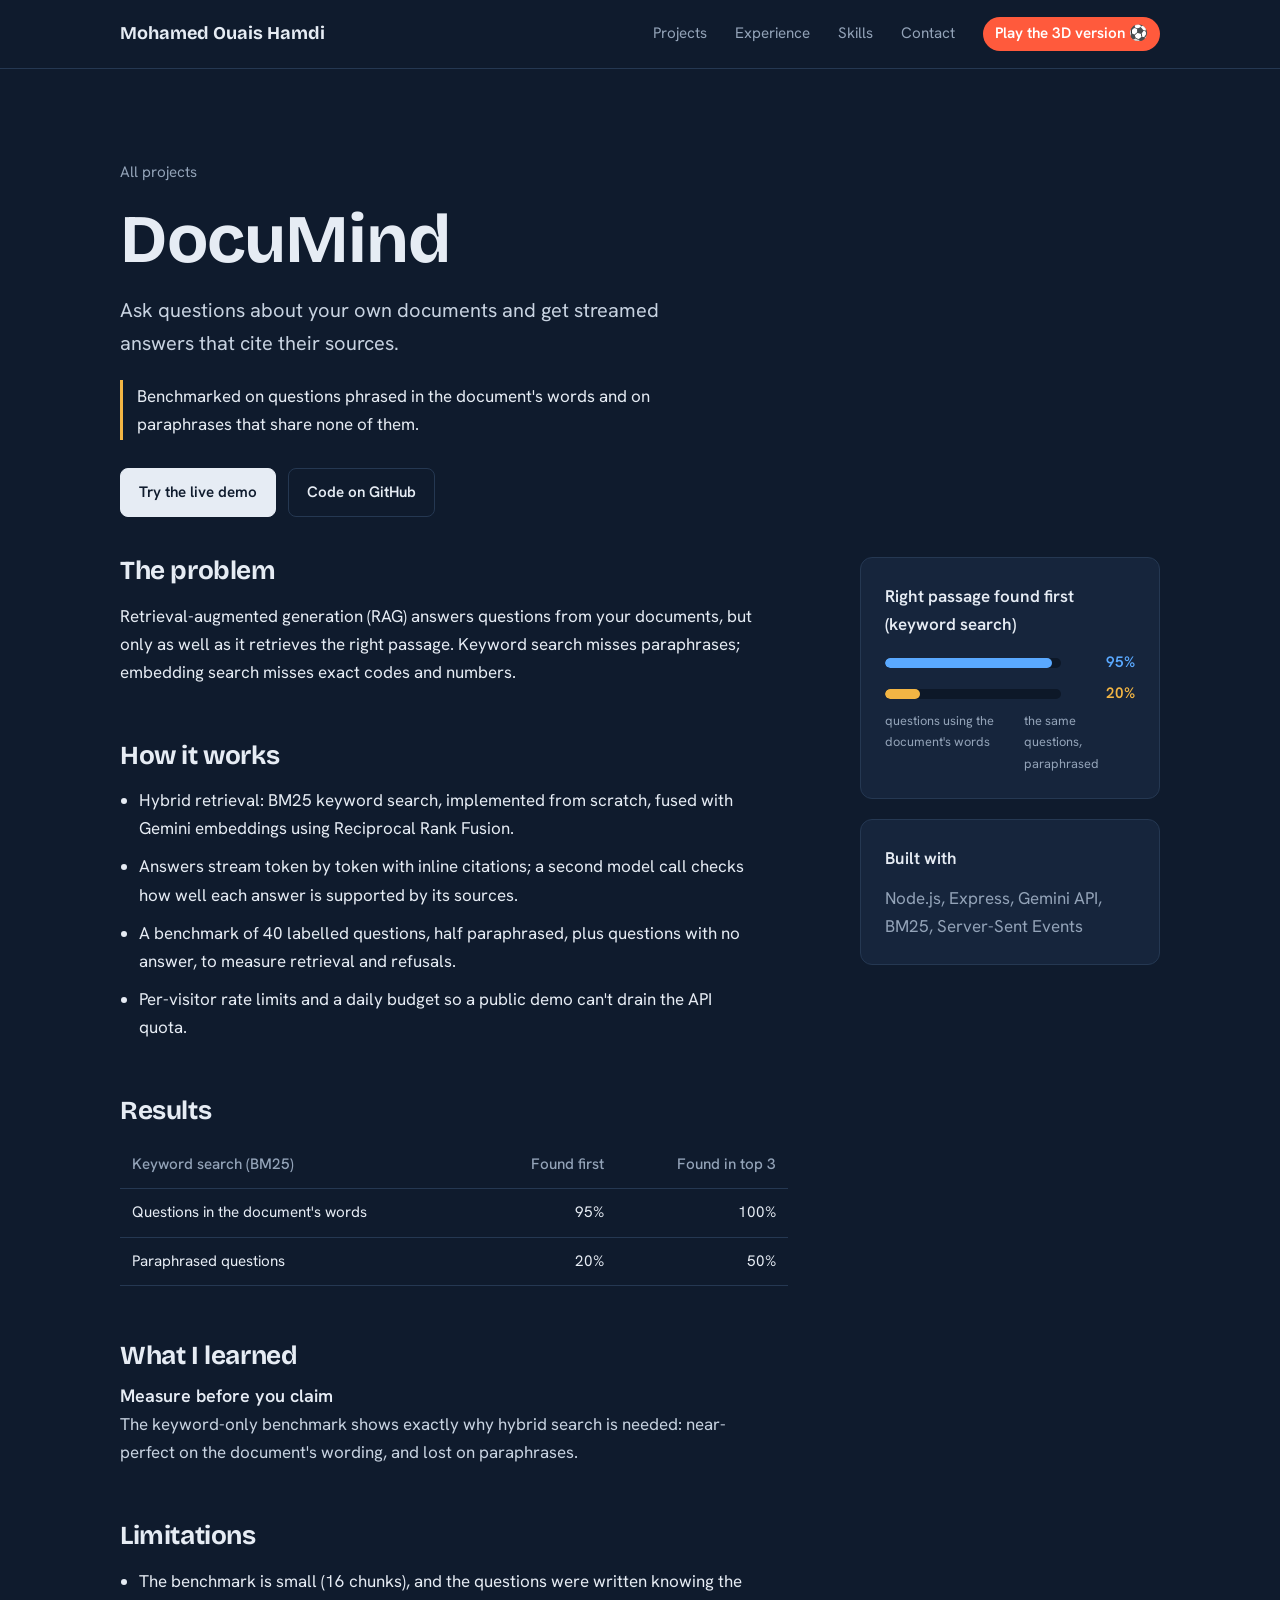
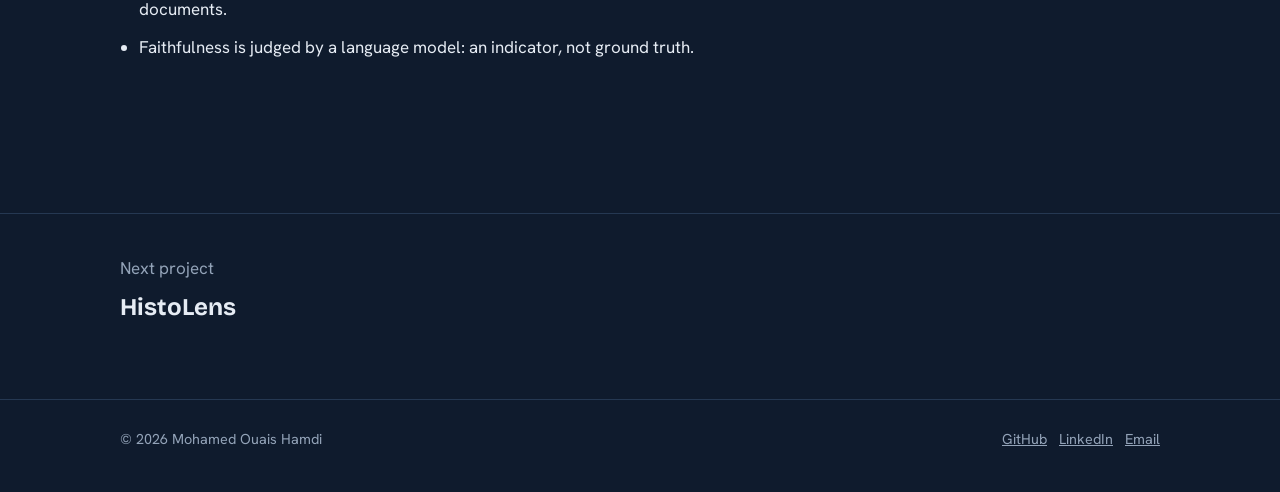
<file: classic/projects/documind/index.html>
<!DOCTYPE html><html lang="en"><head><meta charset="utf-8"><meta name="viewport" content="width=device-width, initial-scale=1"><title>DocuMind · case study · Mohamed Ouais Hamdi</title><meta name="description" content="Ask questions about your own documents and get streamed answers that cite their sources. Benchmarked on questions phrased in the document's words and on paraphrases that share none of them."><link rel="canonical" href="https://classic.medouaishamdi.com/classic/projects/documind/"><meta property="og:title" content="DocuMind · case study · Mohamed Ouais Hamdi"><meta property="og:description" content="Ask questions about your own documents and get streamed answers that cite their sources. Benchmarked on questions phrased in the document's words and on paraphrases that share none of them."><meta property="og:type" content="website"><meta property="og:url" content="https://classic.medouaishamdi.com/classic/projects/documind/"><meta property="og:image" content="https://medouaishamdi.com/og.png"><meta name="theme-color" content="#0f1b2d"><link rel="icon" href="/classic/favicon.svg" type="image/svg+xml"><link rel="stylesheet" href="/classic/_astro/projects.C-NV3u36.css"></head><body><a class="skip" href="#main">Skip to content</a><header class="site-header"><div class="wrap"><a class="brand" href="/classic/">Mohamed Ouais Hamdi</a><nav class="nav" aria-label="Main"><a href="/classic/#projects">Projects</a><a href="/classic/#journey" class="optional">Experience</a><a href="/classic/#skills" class="optional">Skills</a><a href="/classic/#contact" class="contact-link">Contact</a><a class="play" href="/">Play <span class="optional">the 3D version</span> ⚽</a></nav></div></header><main id="main"><div class="wrap"><header class="case-head"><a class="back" href="/classic/#projects">All projects</a><h1>DocuMind</h1><p class="one">Ask questions about your own documents and get streamed answers that cite their sources.</p><p class="challenge" style="margin-top:20px;max-width:60ch">Benchmarked on questions phrased in the document&#39;s words and on paraphrases that share none of them.</p><div class="actions"><a class="btn primary" href="https://documind-e22o.onrender.com">Try the live demo</a><a class="btn" href="https://github.com/medouaishamdi/documind">Code on GitHub</a></div></header><div class="case-body"><article><section><h2>The problem</h2><div class="measure-text"><p>Retrieval-augmented generation (RAG) answers questions from your documents, but only as well as it retrieves the right passage. Keyword search misses paraphrases; embedding search misses exact codes and numbers.</p></div></section><section><h2>How it works</h2><ul class="measure-text"><li>Hybrid retrieval: BM25 keyword search, implemented from scratch, fused with Gemini embeddings using Reciprocal Rank Fusion.</li><li>Answers stream token by token with inline citations; a second model call checks how well each answer is supported by its sources.</li><li>A benchmark of 40 labelled questions, half paraphrased, plus questions with no answer, to measure retrieval and refusals.</li><li>Per-visitor rate limits and a daily budget so a public demo can&#39;t drain the API quota.</li></ul></section><section><h2>Results</h2><div class="table-scroll"><table><thead><tr><th scope="col">Keyword search (BM25)</th><th scope="col">Found first</th><th scope="col">Found in top 3</th></tr></thead><tbody><tr><td>Questions in the document&#39;s words</td><td>95%</td><td>100%</td></tr><tr><td>Paraphrased questions</td><td>20%</td><td>50%</td></tr></tbody></table></div></section><section><h2>What I learned</h2><div class="lesson measure-text"><h3>Measure before you claim</h3><p>The keyword-only benchmark shows exactly why hybrid search is needed: near-perfect on the document&#39;s wording, and lost on paraphrases.</p></div></section><section><h2>Limitations</h2><ul class="measure-text"><li>The benchmark is small (16 chunks), and the questions were written knowing the documents.</li><li>Faithfulness is judged by a language model: an indicator, not ground truth.</li></ul></section></article><aside class="case-aside"><div class="metric-panel"><p class="label">Right passage found first (keyword search)</p><div class="bars" role="img" aria-label="Right passage found first (keyword search): 95% questions using the document's words, 20% the same questions, paraphrased"><div class="bar lab"><div class="track"><div class="fill" style="width:95%"></div></div><span class="value">95%</span></div><div class="bar test"><div class="track"><div class="fill" style="width:20%"></div></div><span class="value">20%</span></div></div><div class="bar-notes"><span>questions using the document&#39;s words</span><span>the same questions, paraphrased</span></div></div><div class="metric-panel"><p class="label">Built with</p><p class="muted" style="margin:0">Node.js, Express, Gemini API, BM25, Server-Sent Events</p></div></aside></div></div><div class="next"><div class="wrap"><p class="muted" style="margin-bottom:6px">Next project</p><a href="/classic/projects/histolens">HistoLens</a></div></div></main><footer class="site-footer"><div class="wrap"><span>© 2026 Mohamed Ouais Hamdi</span><span><a href="https://github.com/medouaishamdi">GitHub</a> &nbsp; <a href="https://www.linkedin.com/in/medouaishamdi">LinkedIn</a> &nbsp; <a href="mailto:ouaishamdi8@gmail.com">Email</a></span></div></footer></body></html>
</file>
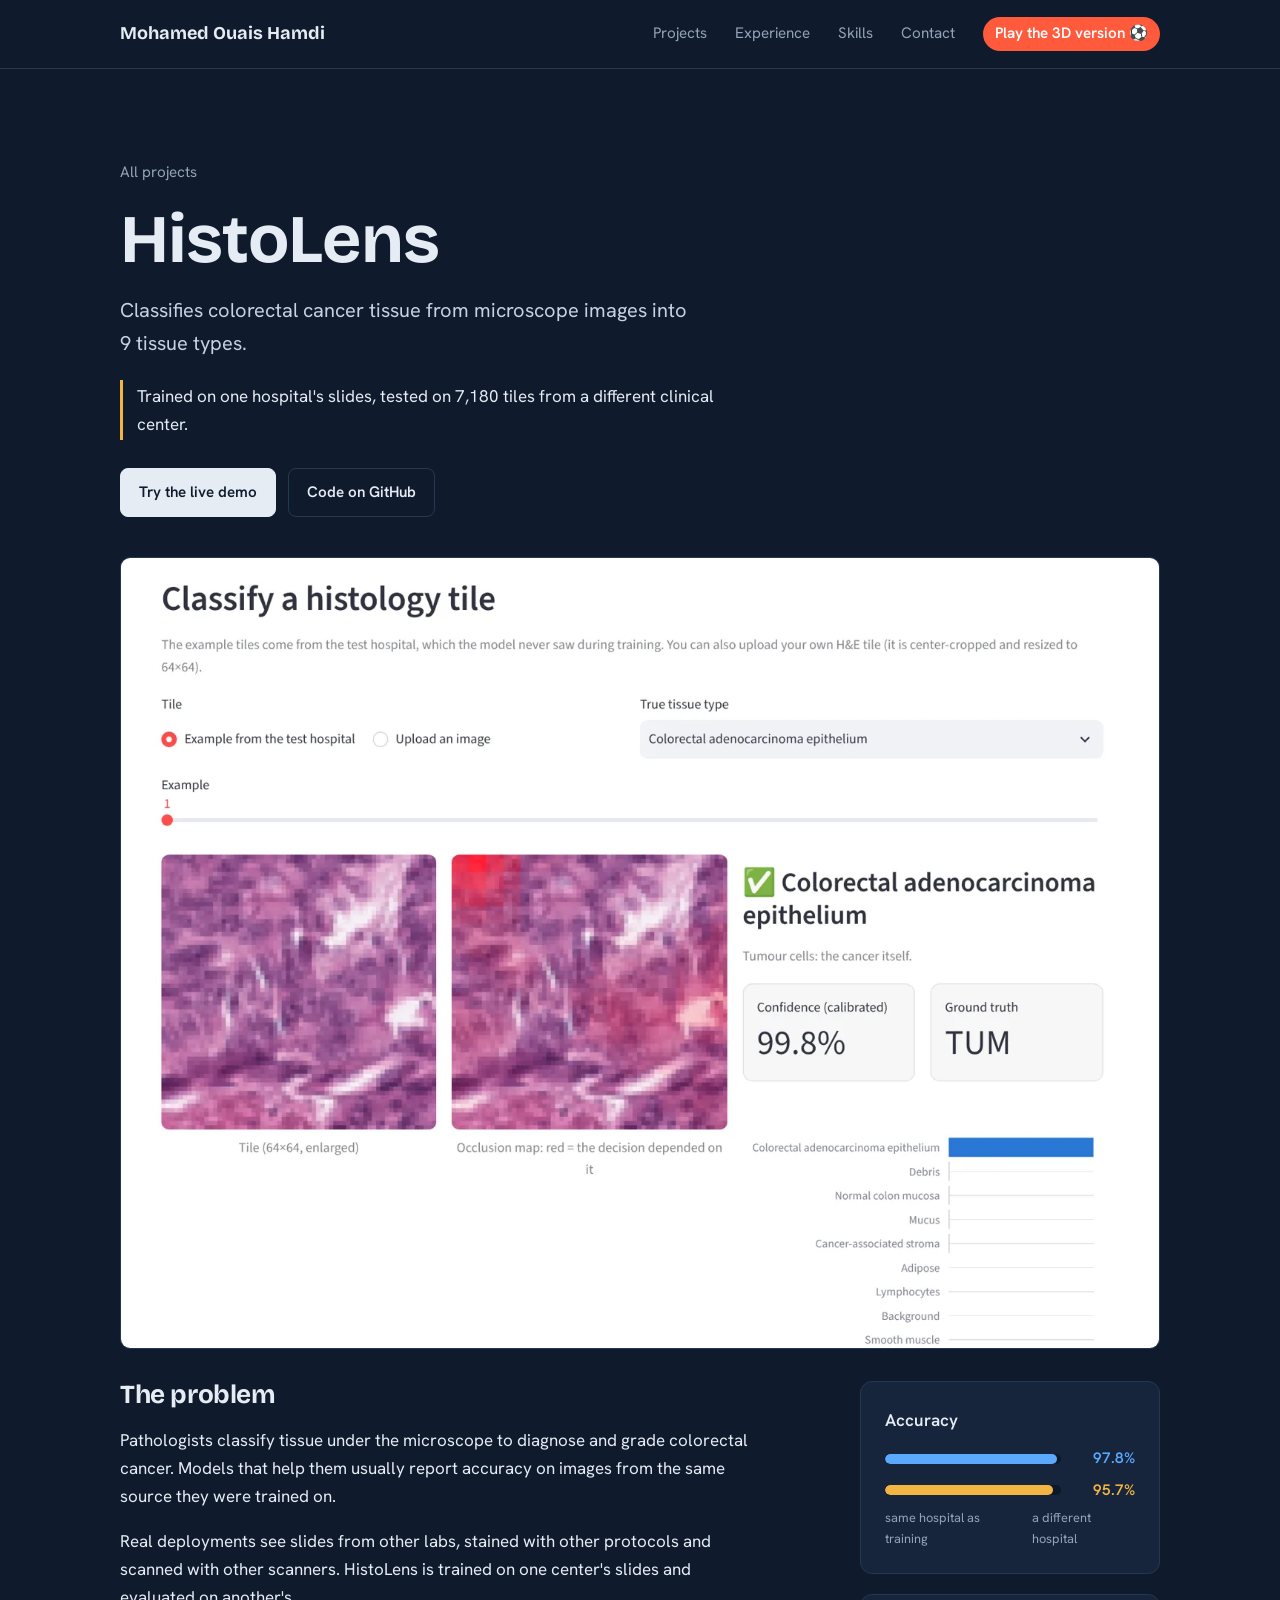
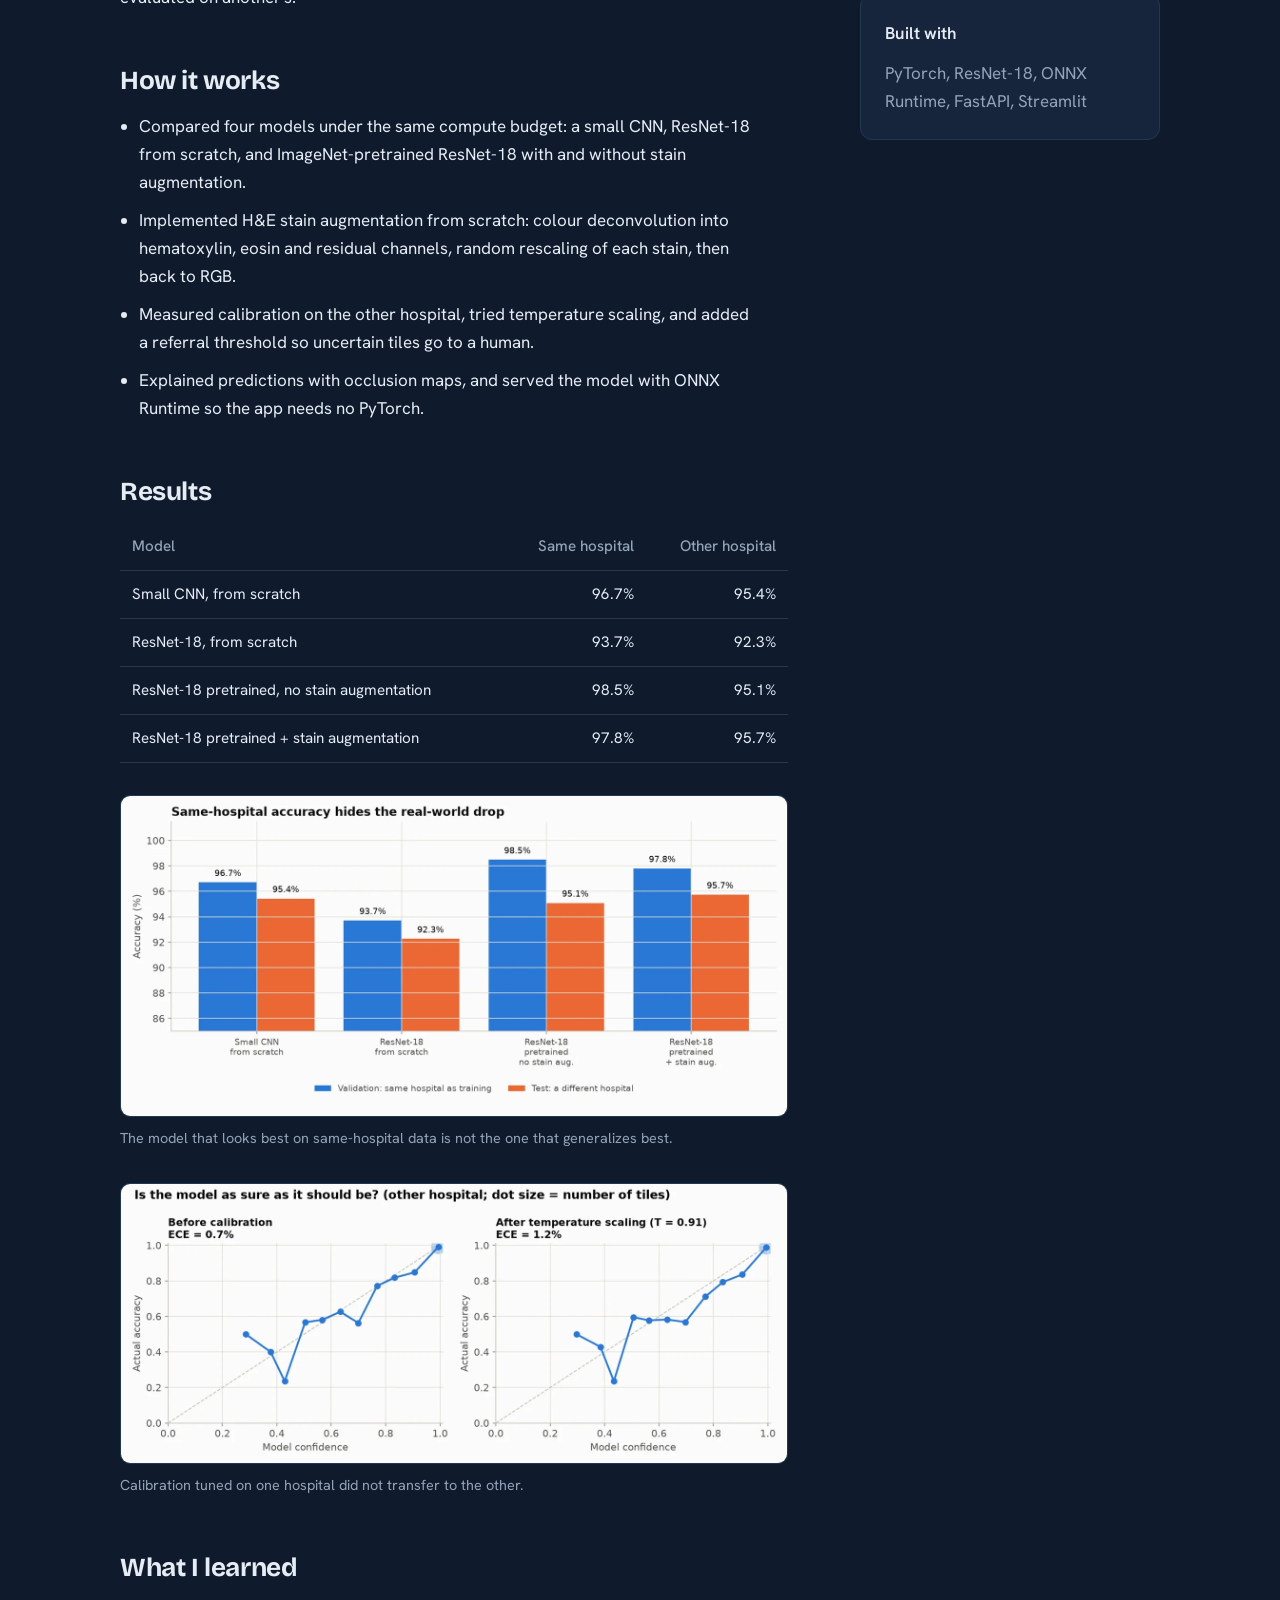
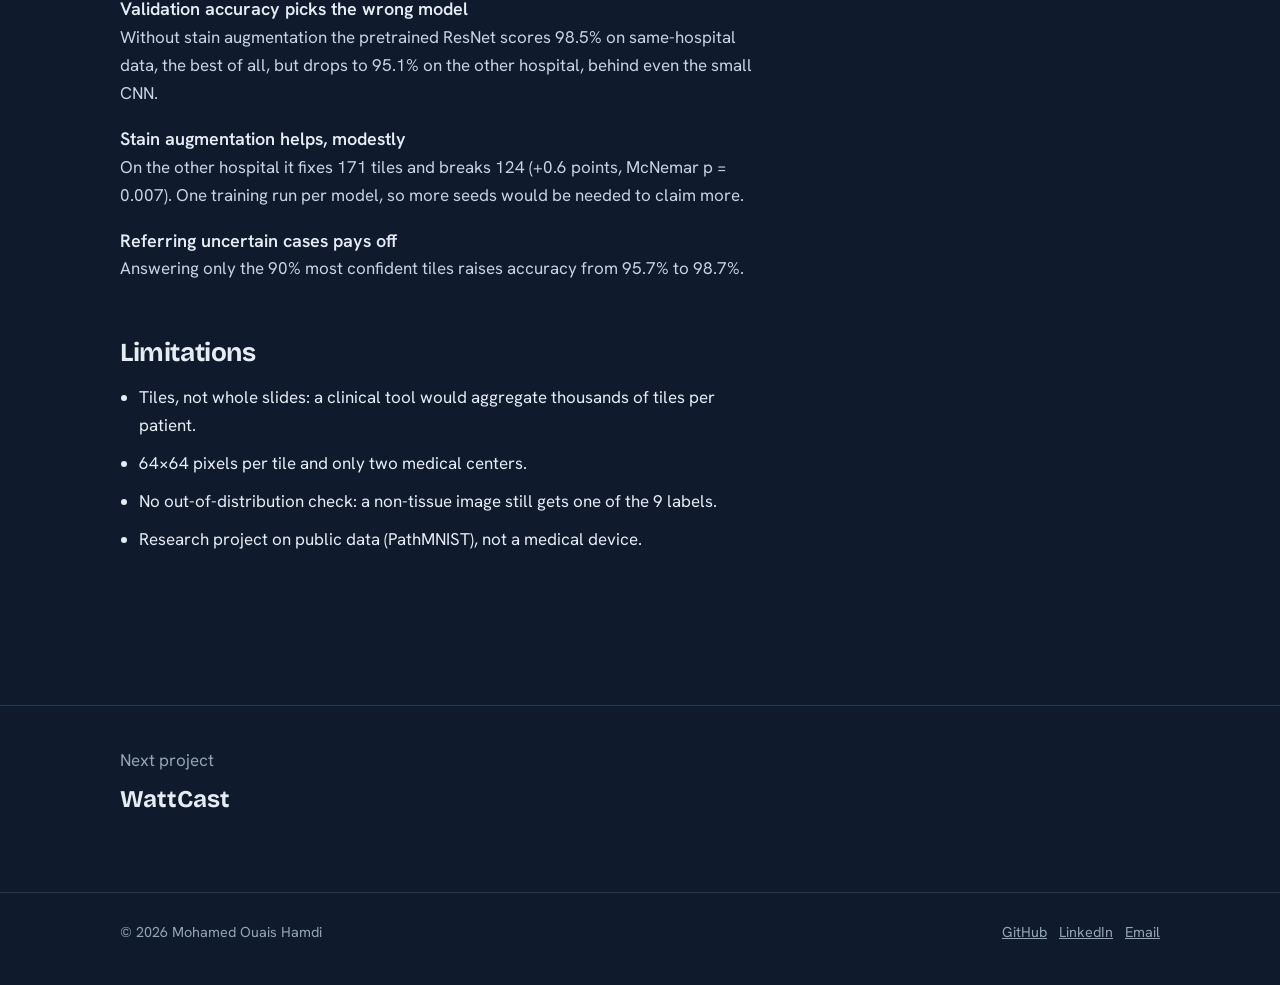
<file: classic/projects/histolens/index.html>
<!DOCTYPE html><html lang="en"><head><meta charset="utf-8"><meta name="viewport" content="width=device-width, initial-scale=1"><title>HistoLens · case study · Mohamed Ouais Hamdi</title><meta name="description" content="Classifies colorectal cancer tissue from microscope images into 9 tissue types. Trained on one hospital's slides, tested on 7,180 tiles from a different clinical center."><link rel="canonical" href="https://classic.medouaishamdi.com/classic/projects/histolens/"><meta property="og:title" content="HistoLens · case study · Mohamed Ouais Hamdi"><meta property="og:description" content="Classifies colorectal cancer tissue from microscope images into 9 tissue types. Trained on one hospital's slides, tested on 7,180 tiles from a different clinical center."><meta property="og:type" content="website"><meta property="og:url" content="https://classic.medouaishamdi.com/classic/projects/histolens/"><meta property="og:image" content="https://medouaishamdi.com/og.png"><meta name="theme-color" content="#0f1b2d"><link rel="icon" href="/classic/favicon.svg" type="image/svg+xml"><link rel="stylesheet" href="/classic/_astro/projects.C-NV3u36.css"></head><body><a class="skip" href="#main">Skip to content</a><header class="site-header"><div class="wrap"><a class="brand" href="/classic/">Mohamed Ouais Hamdi</a><nav class="nav" aria-label="Main"><a href="/classic/#projects">Projects</a><a href="/classic/#journey" class="optional">Experience</a><a href="/classic/#skills" class="optional">Skills</a><a href="/classic/#contact" class="contact-link">Contact</a><a class="play" href="/">Play <span class="optional">the 3D version</span> ⚽</a></nav></div></header><main id="main"><div class="wrap"><header class="case-head"><a class="back" href="/classic/#projects">All projects</a><h1>HistoLens</h1><p class="one">Classifies colorectal cancer tissue from microscope images into 9 tissue types.</p><p class="challenge" style="margin-top:20px;max-width:60ch">Trained on one hospital&#39;s slides, tested on 7,180 tiles from a different clinical center.</p><div class="actions"><a class="btn primary" href="https://histolens-medouaishamdi.streamlit.app">Try the live demo</a><a class="btn" href="https://github.com/medouaishamdi/histolens">Code on GitHub</a></div></header><figure style="margin-top:0"><img src="/classic/img/histolens.webp" alt="HistoLens classifying a tumour tile, with an occlusion map and calibrated probabilities" width="1400" height="1066" style="background:#fff"></figure><div class="case-body"><article><section><h2>The problem</h2><div class="measure-text"><p>Pathologists classify tissue under the microscope to diagnose and grade colorectal cancer. Models that help them usually report accuracy on images from the same source they were trained on.</p><p>Real deployments see slides from other labs, stained with other protocols and scanned with other scanners. HistoLens is trained on one center&#39;s slides and evaluated on another&#39;s.</p></div></section><section><h2>How it works</h2><ul class="measure-text"><li>Compared four models under the same compute budget: a small CNN, ResNet-18 from scratch, and ImageNet-pretrained ResNet-18 with and without stain augmentation.</li><li>Implemented H&amp;E stain augmentation from scratch: colour deconvolution into hematoxylin, eosin and residual channels, random rescaling of each stain, then back to RGB.</li><li>Measured calibration on the other hospital, tried temperature scaling, and added a referral threshold so uncertain tiles go to a human.</li><li>Explained predictions with occlusion maps, and served the model with ONNX Runtime so the app needs no PyTorch.</li></ul></section><section><h2>Results</h2><div class="table-scroll"><table><thead><tr><th scope="col">Model</th><th scope="col">Same hospital</th><th scope="col">Other hospital</th></tr></thead><tbody><tr><td>Small CNN, from scratch</td><td>96.7%</td><td>95.4%</td></tr><tr><td>ResNet-18, from scratch</td><td>93.7%</td><td>92.3%</td></tr><tr><td>ResNet-18 pretrained, no stain augmentation</td><td>98.5%</td><td>95.1%</td></tr><tr><td>ResNet-18 pretrained + stain augmentation</td><td>97.8%</td><td>95.7%</td></tr></tbody></table></div><figure><img src="/classic/img/histolens-domain.webp" alt="Bar chart of same-hospital versus other-hospital accuracy for four models" loading="lazy" decoding="async"><figcaption>The model that looks best on same-hospital data is not the one that generalizes best.</figcaption></figure><figure><img src="/classic/img/histolens-calibration.webp" alt="Reliability diagrams before and after temperature scaling" loading="lazy" decoding="async"><figcaption>Calibration tuned on one hospital did not transfer to the other.</figcaption></figure></section><section><h2>What I learned</h2><div class="lesson measure-text"><h3>Validation accuracy picks the wrong model</h3><p>Without stain augmentation the pretrained ResNet scores 98.5% on same-hospital data, the best of all, but drops to 95.1% on the other hospital, behind even the small CNN.</p></div><div class="lesson measure-text"><h3>Stain augmentation helps, modestly</h3><p>On the other hospital it fixes 171 tiles and breaks 124 (+0.6 points, McNemar p = 0.007). One training run per model, so more seeds would be needed to claim more.</p></div><div class="lesson measure-text"><h3>Referring uncertain cases pays off</h3><p>Answering only the 90% most confident tiles raises accuracy from 95.7% to 98.7%.</p></div></section><section><h2>Limitations</h2><ul class="measure-text"><li>Tiles, not whole slides: a clinical tool would aggregate thousands of tiles per patient.</li><li>64×64 pixels per tile and only two medical centers.</li><li>No out-of-distribution check: a non-tissue image still gets one of the 9 labels.</li><li>Research project on public data (PathMNIST), not a medical device.</li></ul></section></article><aside class="case-aside"><div class="metric-panel"><p class="label">Accuracy</p><div class="bars" role="img" aria-label="Accuracy: 97.8% same hospital as training, 95.7% a different hospital"><div class="bar lab"><div class="track"><div class="fill" style="width:97.8%"></div></div><span class="value">97.8%</span></div><div class="bar test"><div class="track"><div class="fill" style="width:95.7%"></div></div><span class="value">95.7%</span></div></div><div class="bar-notes"><span>same hospital as training</span><span>a different hospital</span></div></div><div class="metric-panel"><p class="label">Built with</p><p class="muted" style="margin:0">PyTorch, ResNet-18, ONNX Runtime, FastAPI, Streamlit</p></div></aside></div></div><div class="next"><div class="wrap"><p class="muted" style="margin-bottom:6px">Next project</p><a href="/classic/projects/wattcast">WattCast</a></div></div></main><footer class="site-footer"><div class="wrap"><span>© 2026 Mohamed Ouais Hamdi</span><span><a href="https://github.com/medouaishamdi">GitHub</a> &nbsp; <a href="https://www.linkedin.com/in/medouaishamdi">LinkedIn</a> &nbsp; <a href="mailto:ouaishamdi8@gmail.com">Email</a></span></div></footer></body></html>
</file>
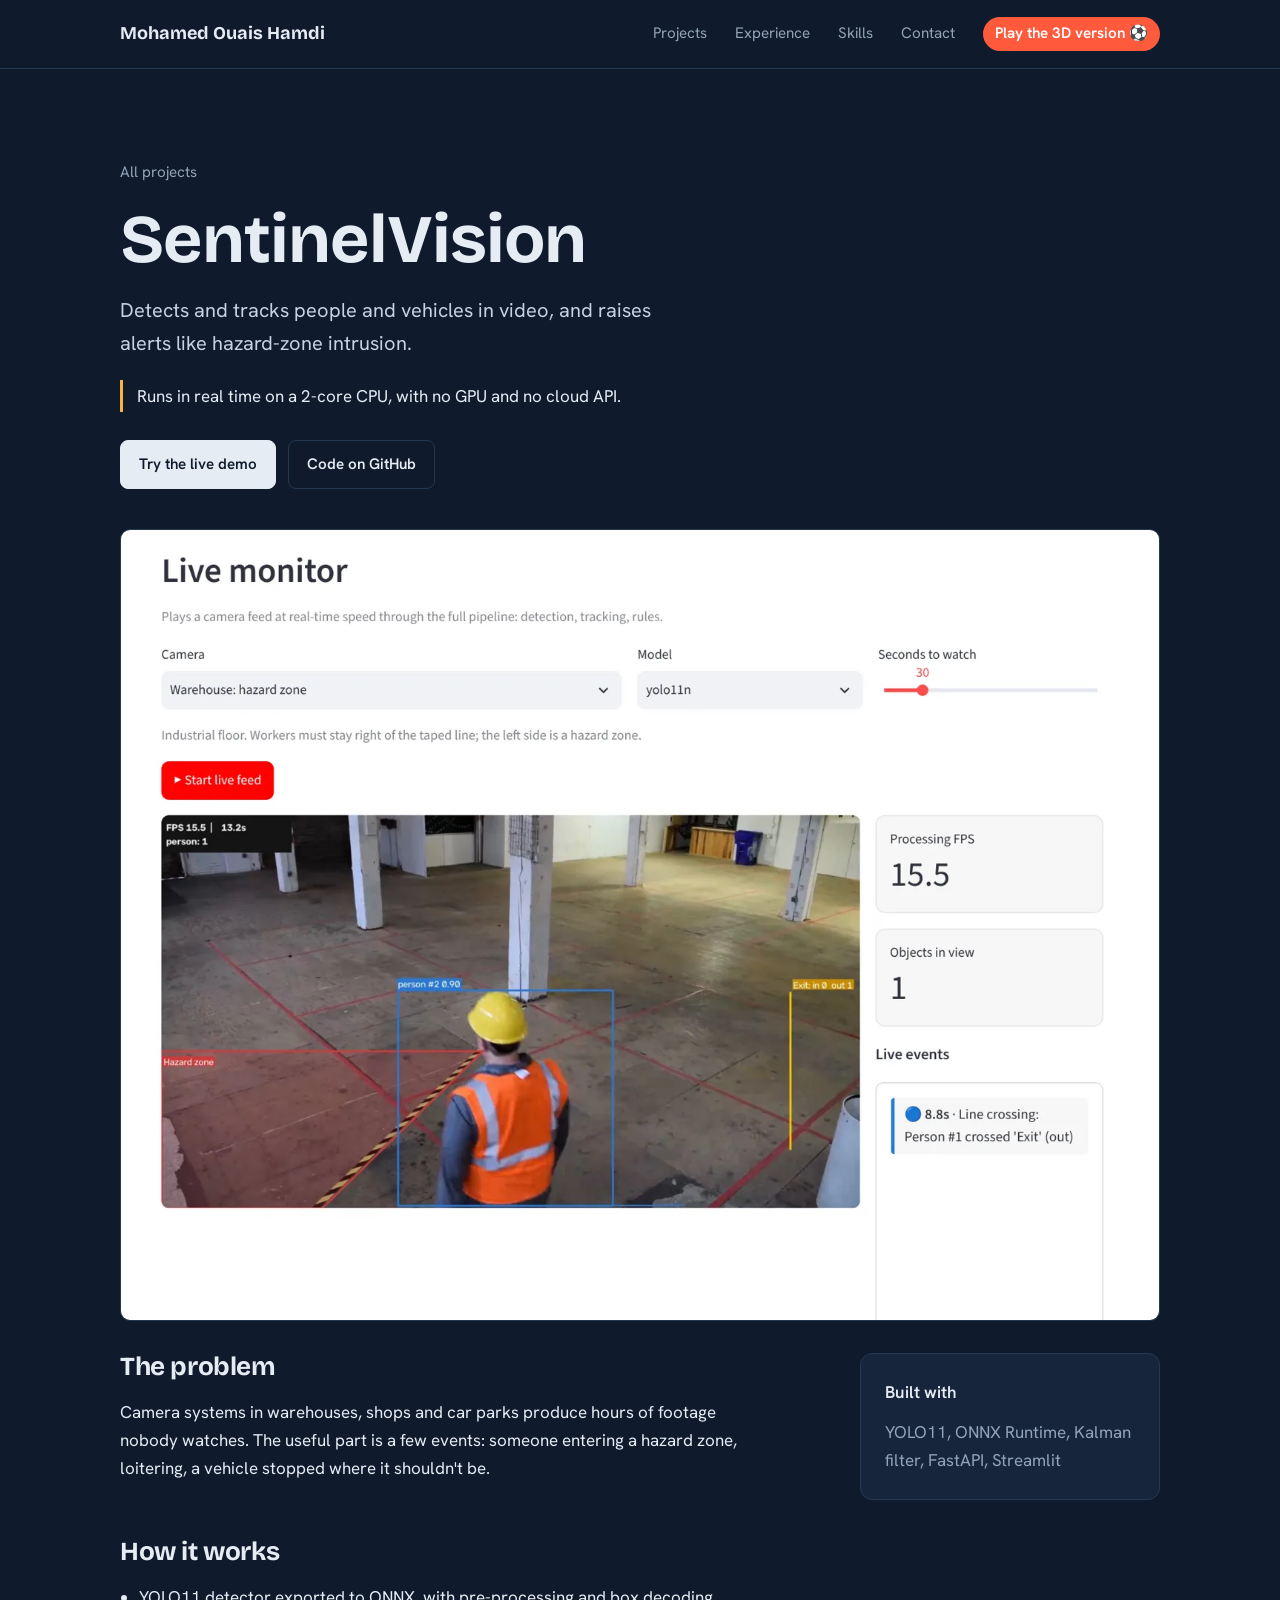
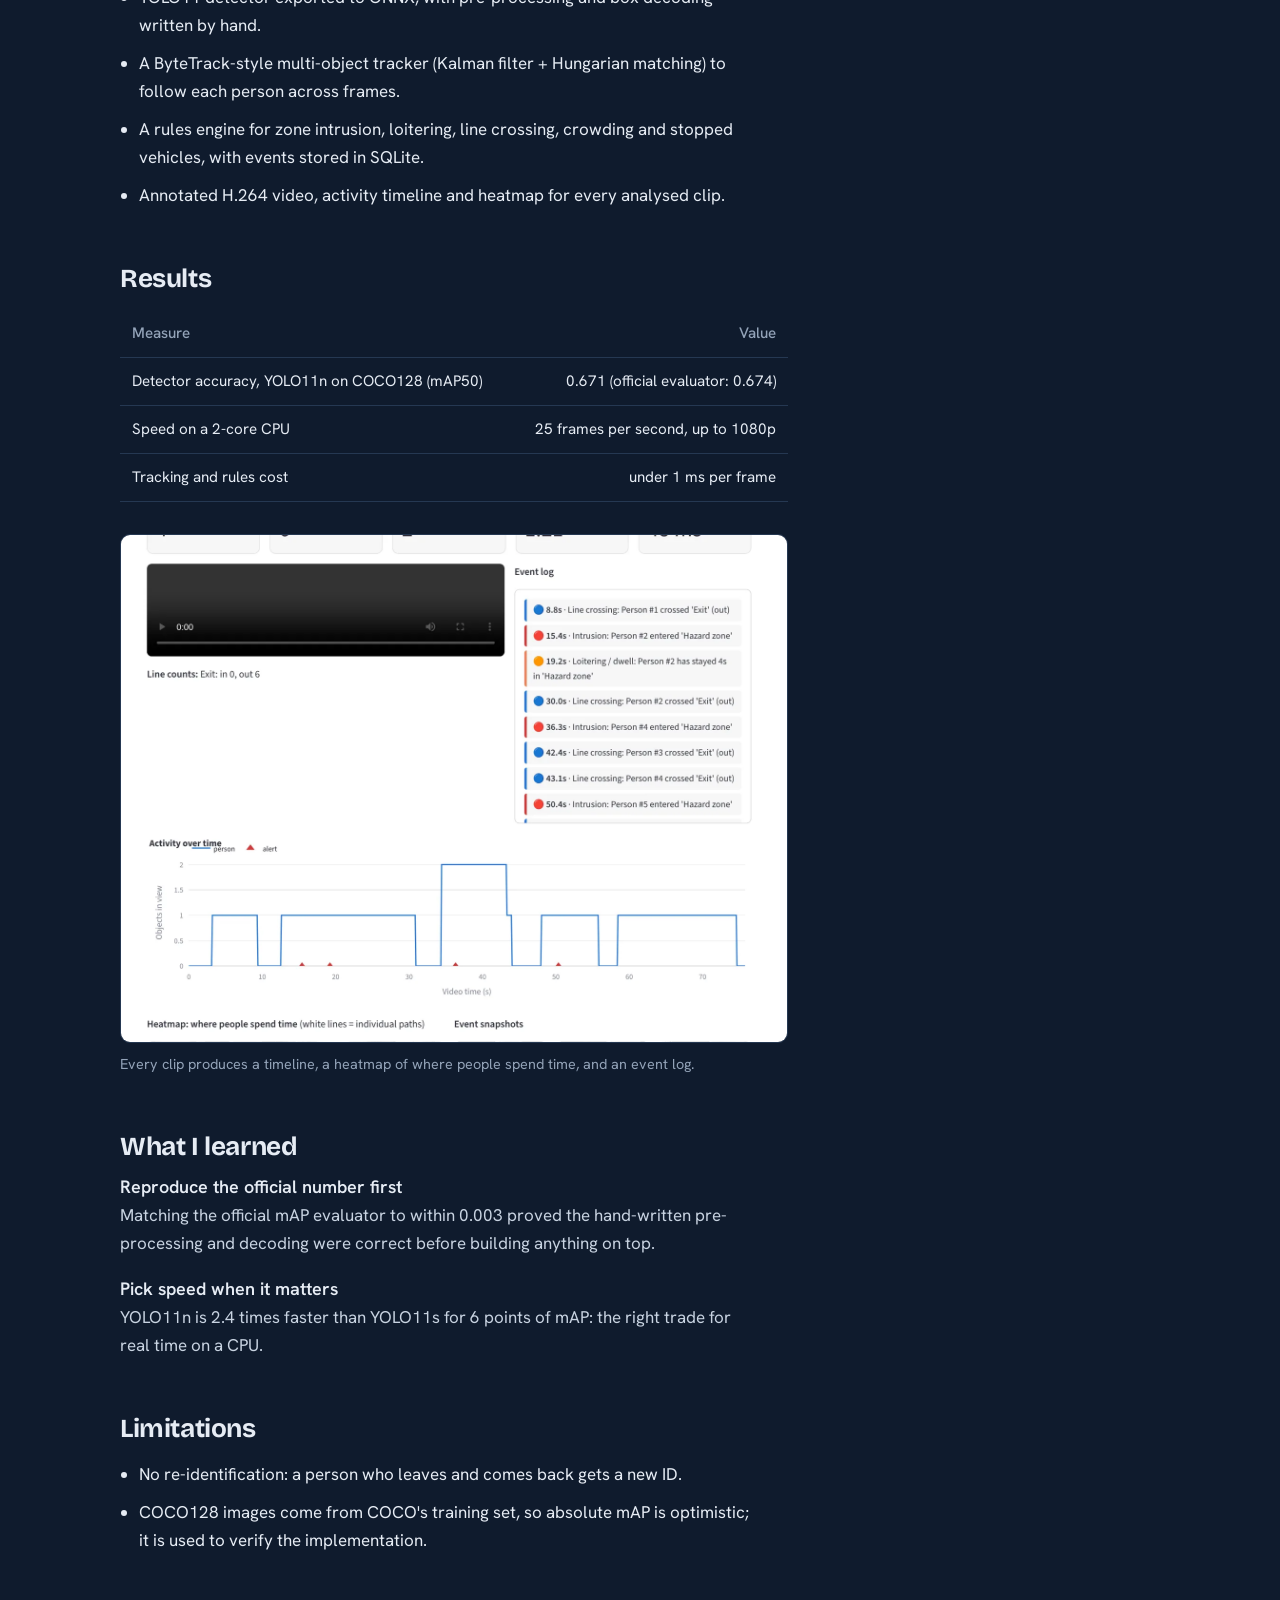
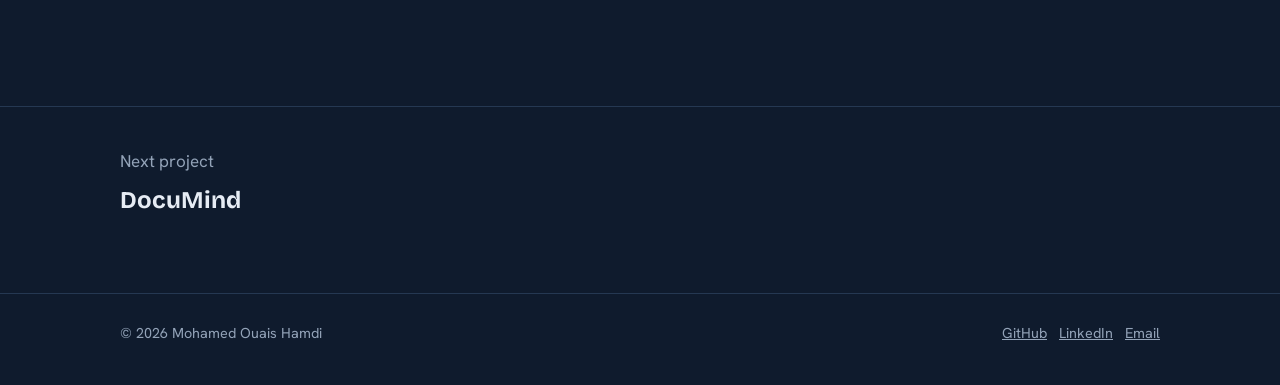
<file: classic/projects/sentinelvision/index.html>
<!DOCTYPE html><html lang="en"><head><meta charset="utf-8"><meta name="viewport" content="width=device-width, initial-scale=1"><title>SentinelVision · case study · Mohamed Ouais Hamdi</title><meta name="description" content="Detects and tracks people and vehicles in video, and raises alerts like hazard-zone intrusion. Runs in real time on a 2-core CPU, with no GPU and no cloud API."><link rel="canonical" href="https://classic.medouaishamdi.com/classic/projects/sentinelvision/"><meta property="og:title" content="SentinelVision · case study · Mohamed Ouais Hamdi"><meta property="og:description" content="Detects and tracks people and vehicles in video, and raises alerts like hazard-zone intrusion. Runs in real time on a 2-core CPU, with no GPU and no cloud API."><meta property="og:type" content="website"><meta property="og:url" content="https://classic.medouaishamdi.com/classic/projects/sentinelvision/"><meta property="og:image" content="https://medouaishamdi.com/og.png"><meta name="theme-color" content="#0f1b2d"><link rel="icon" href="/classic/favicon.svg" type="image/svg+xml"><link rel="stylesheet" href="/classic/_astro/projects.C-NV3u36.css"></head><body><a class="skip" href="#main">Skip to content</a><header class="site-header"><div class="wrap"><a class="brand" href="/classic/">Mohamed Ouais Hamdi</a><nav class="nav" aria-label="Main"><a href="/classic/#projects">Projects</a><a href="/classic/#journey" class="optional">Experience</a><a href="/classic/#skills" class="optional">Skills</a><a href="/classic/#contact" class="contact-link">Contact</a><a class="play" href="/">Play <span class="optional">the 3D version</span> ⚽</a></nav></div></header><main id="main"><div class="wrap"><header class="case-head"><a class="back" href="/classic/#projects">All projects</a><h1>SentinelVision</h1><p class="one">Detects and tracks people and vehicles in video, and raises alerts like hazard-zone intrusion.</p><p class="challenge" style="margin-top:20px;max-width:60ch">Runs in real time on a 2-core CPU, with no GPU and no cloud API.</p><div class="actions"><a class="btn primary" href="https://sentinelvision-medouaishamdi.streamlit.app">Try the live demo</a><a class="btn" href="https://github.com/medouaishamdi/sentinelvision">Code on GitHub</a></div></header><figure style="margin-top:0"><img src="/classic/img/sentinelvision.webp" alt="SentinelVision tracking a worker near a hazard zone in a warehouse video" width="1400" height="1066" style="background:#fff"></figure><div class="case-body"><article><section><h2>The problem</h2><div class="measure-text"><p>Camera systems in warehouses, shops and car parks produce hours of footage nobody watches. The useful part is a few events: someone entering a hazard zone, loitering, a vehicle stopped where it shouldn&#39;t be.</p></div></section><section><h2>How it works</h2><ul class="measure-text"><li>YOLO11 detector exported to ONNX, with pre-processing and box decoding written by hand.</li><li>A ByteTrack-style multi-object tracker (Kalman filter + Hungarian matching) to follow each person across frames.</li><li>A rules engine for zone intrusion, loitering, line crossing, crowding and stopped vehicles, with events stored in SQLite.</li><li>Annotated H.264 video, activity timeline and heatmap for every analysed clip.</li></ul></section><section><h2>Results</h2><div class="table-scroll"><table><thead><tr><th scope="col">Measure</th><th scope="col">Value</th></tr></thead><tbody><tr><td>Detector accuracy, YOLO11n on COCO128 (mAP50)</td><td>0.671 (official evaluator: 0.674)</td></tr><tr><td>Speed on a 2-core CPU</td><td>25 frames per second, up to 1080p</td></tr><tr><td>Tracking and rules cost</td><td>under 1 ms per frame</td></tr></tbody></table></div><figure><img src="/classic/img/sentinelvision-analysis.webp" alt="Scene analysis with heatmap and event timeline" loading="lazy" decoding="async"><figcaption>Every clip produces a timeline, a heatmap of where people spend time, and an event log.</figcaption></figure></section><section><h2>What I learned</h2><div class="lesson measure-text"><h3>Reproduce the official number first</h3><p>Matching the official mAP evaluator to within 0.003 proved the hand-written pre-processing and decoding were correct before building anything on top.</p></div><div class="lesson measure-text"><h3>Pick speed when it matters</h3><p>YOLO11n is 2.4 times faster than YOLO11s for 6 points of mAP: the right trade for real time on a CPU.</p></div></section><section><h2>Limitations</h2><ul class="measure-text"><li>No re-identification: a person who leaves and comes back gets a new ID.</li><li>COCO128 images come from COCO&#39;s training set, so absolute mAP is optimistic; it is used to verify the implementation.</li></ul></section></article><aside class="case-aside"><div class="metric-panel"><p class="label">Built with</p><p class="muted" style="margin:0">YOLO11, ONNX Runtime, Kalman filter, FastAPI, Streamlit</p></div></aside></div></div><div class="next"><div class="wrap"><p class="muted" style="margin-bottom:6px">Next project</p><a href="/classic/projects/documind">DocuMind</a></div></div></main><footer class="site-footer"><div class="wrap"><span>© 2026 Mohamed Ouais Hamdi</span><span><a href="https://github.com/medouaishamdi">GitHub</a> &nbsp; <a href="https://www.linkedin.com/in/medouaishamdi">LinkedIn</a> &nbsp; <a href="mailto:ouaishamdi8@gmail.com">Email</a></span></div></footer></body></html>
</file>
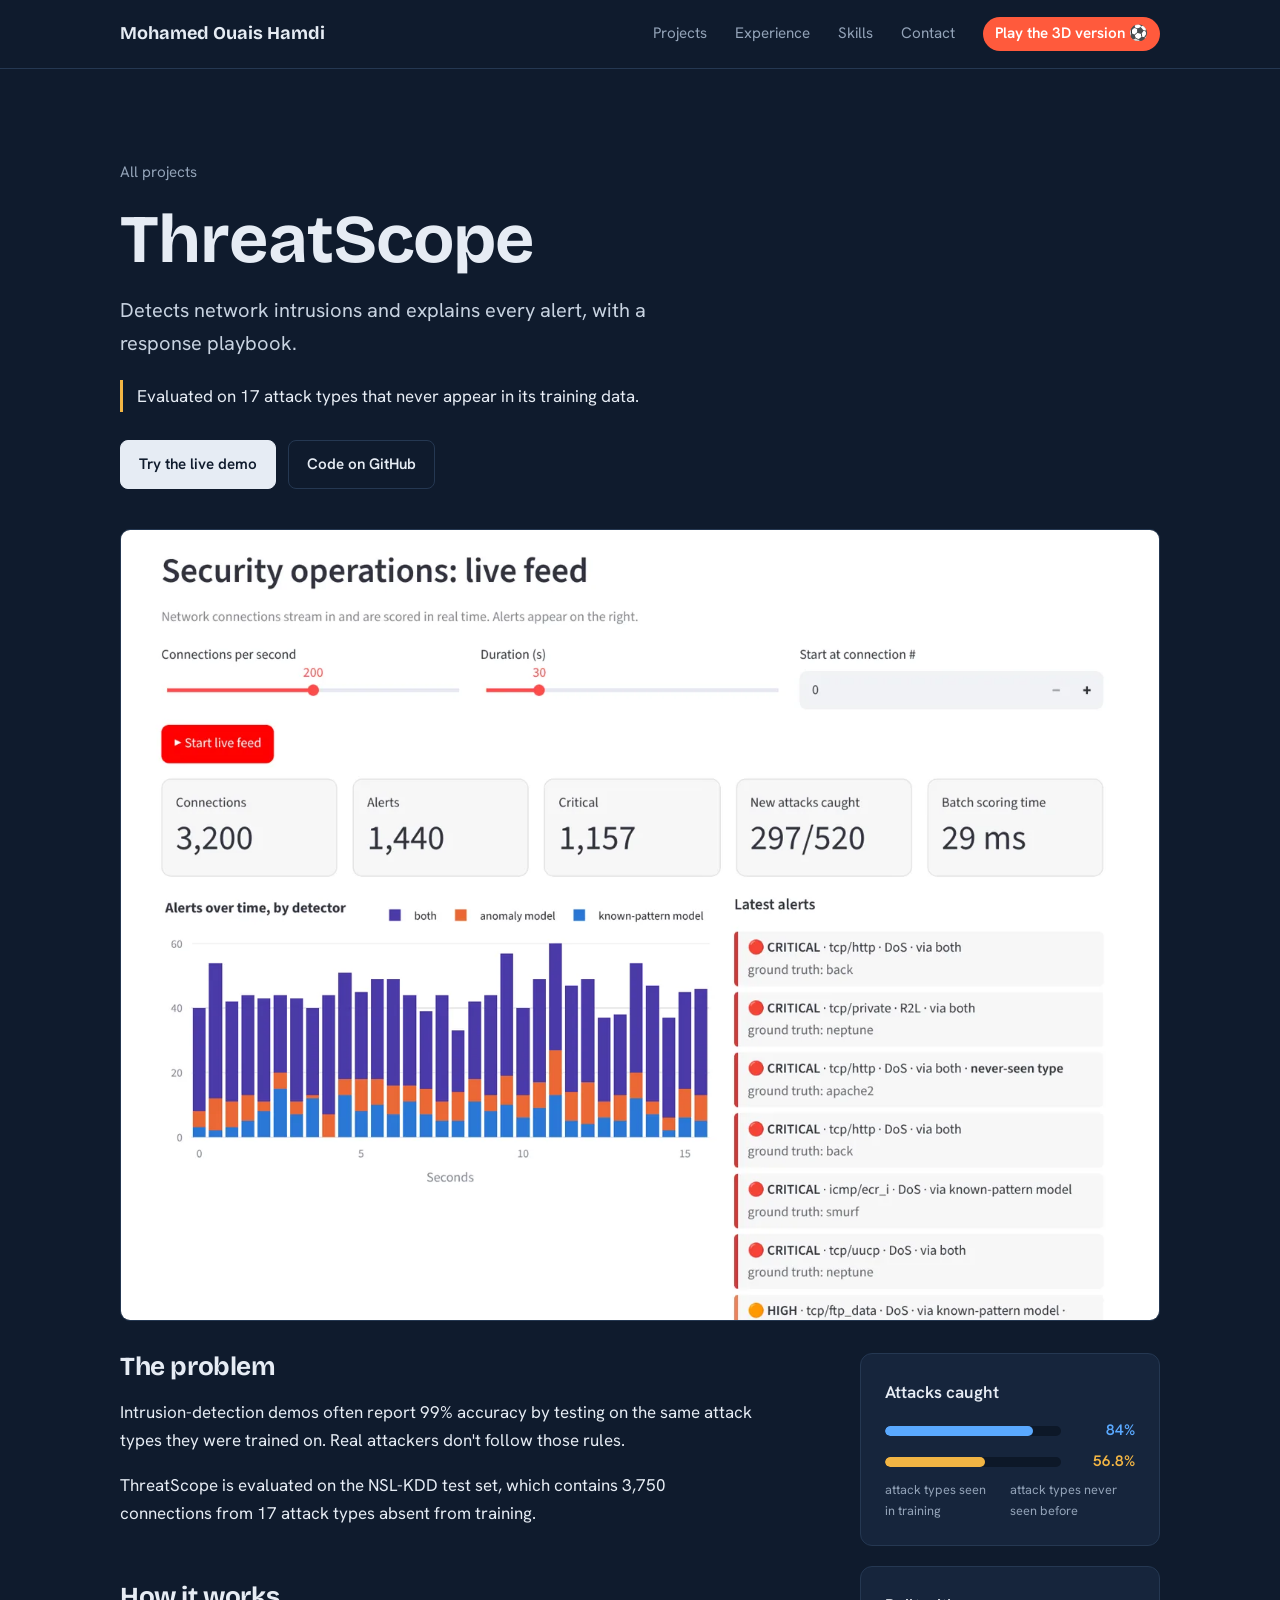
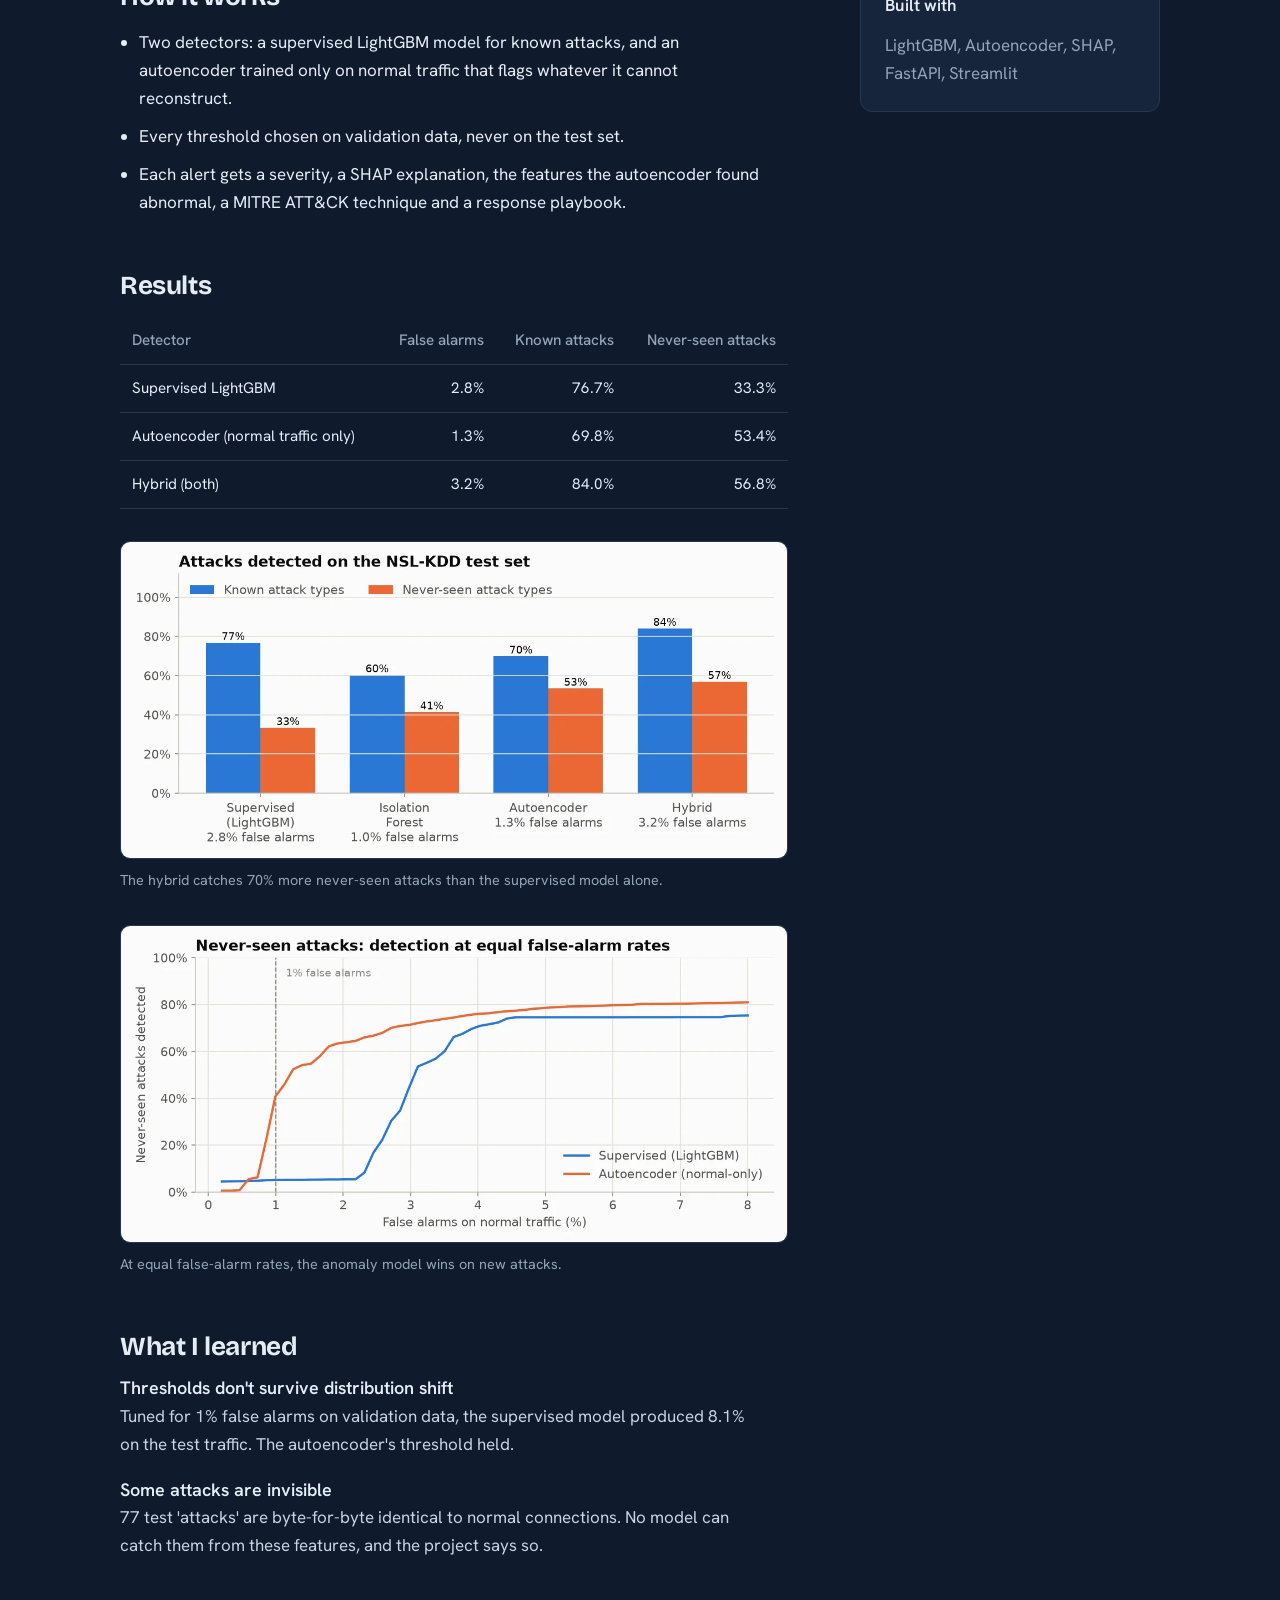
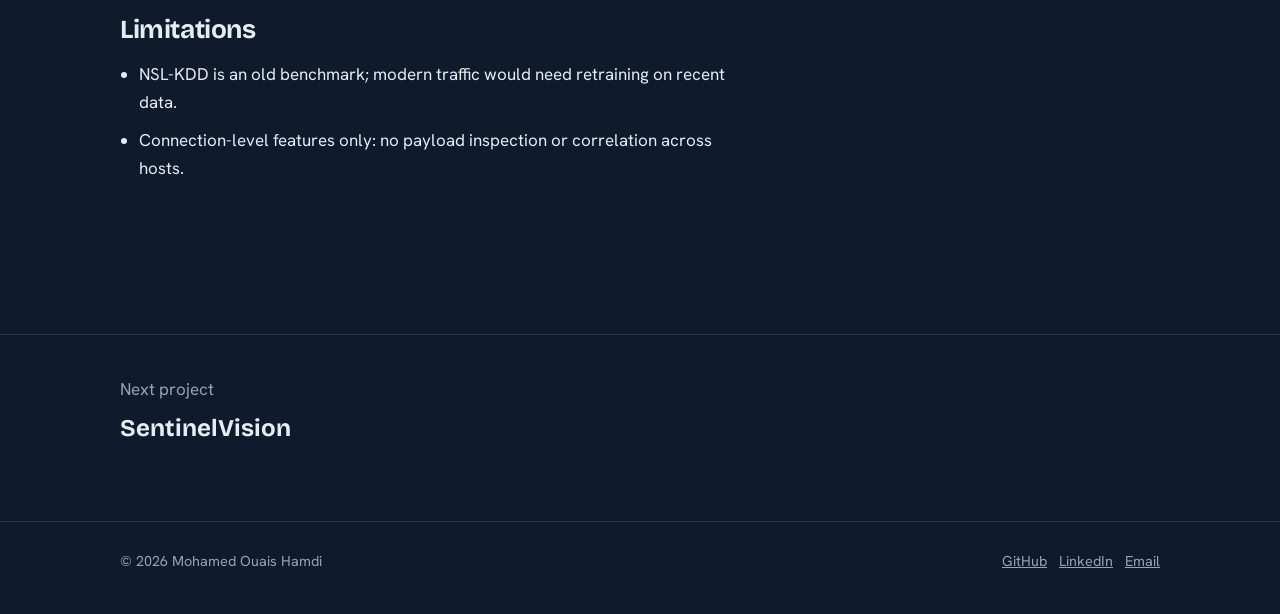
<file: classic/projects/threatscope/index.html>
<!DOCTYPE html><html lang="en"><head><meta charset="utf-8"><meta name="viewport" content="width=device-width, initial-scale=1"><title>ThreatScope · case study · Mohamed Ouais Hamdi</title><meta name="description" content="Detects network intrusions and explains every alert, with a response playbook. Evaluated on 17 attack types that never appear in its training data."><link rel="canonical" href="https://classic.medouaishamdi.com/classic/projects/threatscope/"><meta property="og:title" content="ThreatScope · case study · Mohamed Ouais Hamdi"><meta property="og:description" content="Detects network intrusions and explains every alert, with a response playbook. Evaluated on 17 attack types that never appear in its training data."><meta property="og:type" content="website"><meta property="og:url" content="https://classic.medouaishamdi.com/classic/projects/threatscope/"><meta property="og:image" content="https://medouaishamdi.com/og.png"><meta name="theme-color" content="#0f1b2d"><link rel="icon" href="/classic/favicon.svg" type="image/svg+xml"><link rel="stylesheet" href="/classic/_astro/projects.C-NV3u36.css"></head><body><a class="skip" href="#main">Skip to content</a><header class="site-header"><div class="wrap"><a class="brand" href="/classic/">Mohamed Ouais Hamdi</a><nav class="nav" aria-label="Main"><a href="/classic/#projects">Projects</a><a href="/classic/#journey" class="optional">Experience</a><a href="/classic/#skills" class="optional">Skills</a><a href="/classic/#contact" class="contact-link">Contact</a><a class="play" href="/">Play <span class="optional">the 3D version</span> ⚽</a></nav></div></header><main id="main"><div class="wrap"><header class="case-head"><a class="back" href="/classic/#projects">All projects</a><h1>ThreatScope</h1><p class="one">Detects network intrusions and explains every alert, with a response playbook.</p><p class="challenge" style="margin-top:20px;max-width:60ch">Evaluated on 17 attack types that never appear in its training data.</p><div class="actions"><a class="btn primary" href="https://threatscope-medouaishamdi.streamlit.app">Try the live demo</a><a class="btn" href="https://github.com/medouaishamdi/threatscope">Code on GitHub</a></div></header><figure style="margin-top:0"><img src="/classic/img/threatscope.webp" alt="ThreatScope live security-operations view with alerts by detector" width="1400" height="1066" style="background:#fff"></figure><div class="case-body"><article><section><h2>The problem</h2><div class="measure-text"><p>Intrusion-detection demos often report 99% accuracy by testing on the same attack types they were trained on. Real attackers don&#39;t follow those rules.</p><p>ThreatScope is evaluated on the NSL-KDD test set, which contains 3,750 connections from 17 attack types absent from training.</p></div></section><section><h2>How it works</h2><ul class="measure-text"><li>Two detectors: a supervised LightGBM model for known attacks, and an autoencoder trained only on normal traffic that flags whatever it cannot reconstruct.</li><li>Every threshold chosen on validation data, never on the test set.</li><li>Each alert gets a severity, a SHAP explanation, the features the autoencoder found abnormal, a MITRE ATT&amp;CK technique and a response playbook.</li></ul></section><section><h2>Results</h2><div class="table-scroll"><table><thead><tr><th scope="col">Detector</th><th scope="col">False alarms</th><th scope="col">Known attacks</th><th scope="col">Never-seen attacks</th></tr></thead><tbody><tr><td>Supervised LightGBM</td><td>2.8%</td><td>76.7%</td><td>33.3%</td></tr><tr><td>Autoencoder (normal traffic only)</td><td>1.3%</td><td>69.8%</td><td>53.4%</td></tr><tr><td>Hybrid (both)</td><td>3.2%</td><td>84.0%</td><td>56.8%</td></tr></tbody></table></div><figure><img src="/classic/img/threatscope-known-novel.webp" alt="Known versus never-seen attacks detected by each model" loading="lazy" decoding="async"><figcaption>The hybrid catches 70% more never-seen attacks than the supervised model alone.</figcaption></figure><figure><img src="/classic/img/threatscope-fpr.webp" alt="Detection of never-seen attacks as a function of the false-alarm rate" loading="lazy" decoding="async"><figcaption>At equal false-alarm rates, the anomaly model wins on new attacks.</figcaption></figure></section><section><h2>What I learned</h2><div class="lesson measure-text"><h3>Thresholds don&#39;t survive distribution shift</h3><p>Tuned for 1% false alarms on validation data, the supervised model produced 8.1% on the test traffic. The autoencoder&#39;s threshold held.</p></div><div class="lesson measure-text"><h3>Some attacks are invisible</h3><p>77 test &#39;attacks&#39; are byte-for-byte identical to normal connections. No model can catch them from these features, and the project says so.</p></div></section><section><h2>Limitations</h2><ul class="measure-text"><li>NSL-KDD is an old benchmark; modern traffic would need retraining on recent data.</li><li>Connection-level features only: no payload inspection or correlation across hosts.</li></ul></section></article><aside class="case-aside"><div class="metric-panel"><p class="label">Attacks caught</p><div class="bars" role="img" aria-label="Attacks caught: 84% attack types seen in training, 56.8% attack types never seen before"><div class="bar lab"><div class="track"><div class="fill" style="width:84%"></div></div><span class="value">84%</span></div><div class="bar test"><div class="track"><div class="fill" style="width:56.8%"></div></div><span class="value">56.8%</span></div></div><div class="bar-notes"><span>attack types seen in training</span><span>attack types never seen before</span></div></div><div class="metric-panel"><p class="label">Built with</p><p class="muted" style="margin:0">LightGBM, Autoencoder, SHAP, FastAPI, Streamlit</p></div></aside></div></div><div class="next"><div class="wrap"><p class="muted" style="margin-bottom:6px">Next project</p><a href="/classic/projects/sentinelvision">SentinelVision</a></div></div></main><footer class="site-footer"><div class="wrap"><span>© 2026 Mohamed Ouais Hamdi</span><span><a href="https://github.com/medouaishamdi">GitHub</a> &nbsp; <a href="https://www.linkedin.com/in/medouaishamdi">LinkedIn</a> &nbsp; <a href="mailto:ouaishamdi8@gmail.com">Email</a></span></div></footer></body></html>
</file>
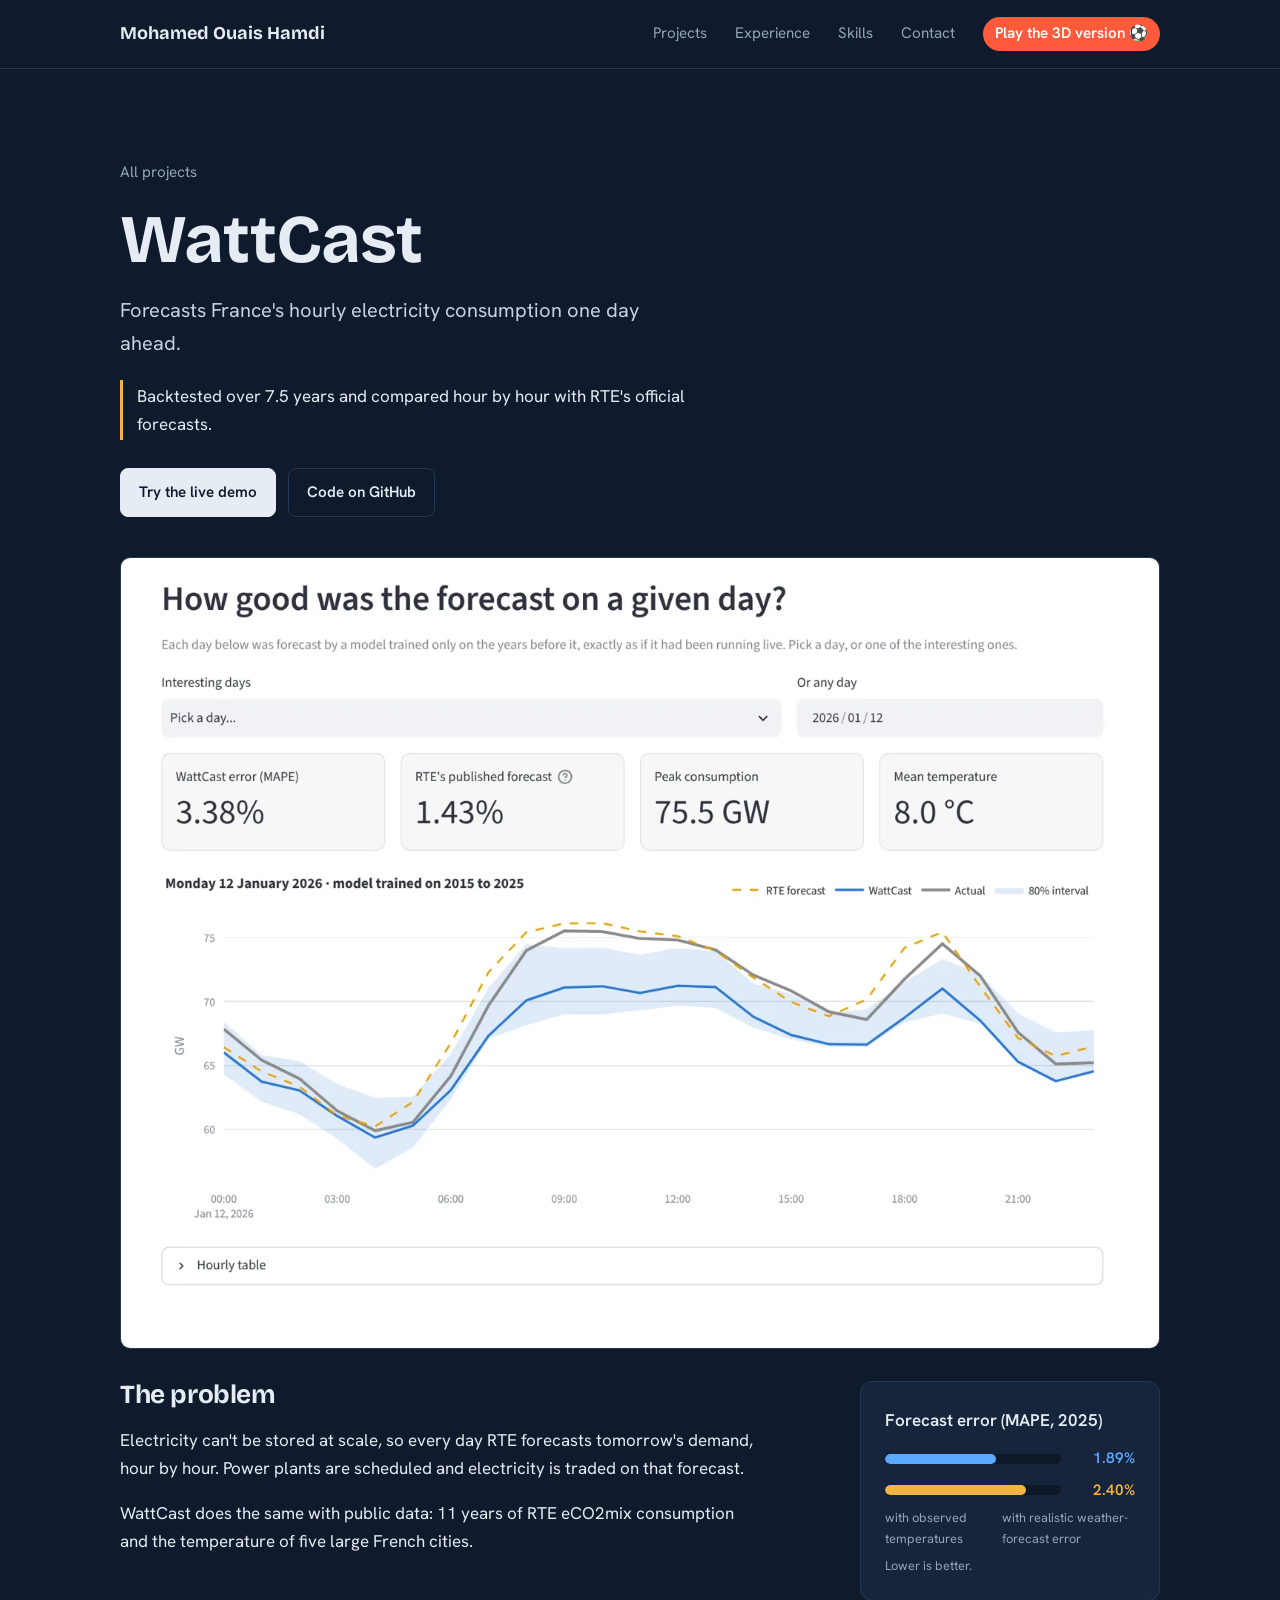
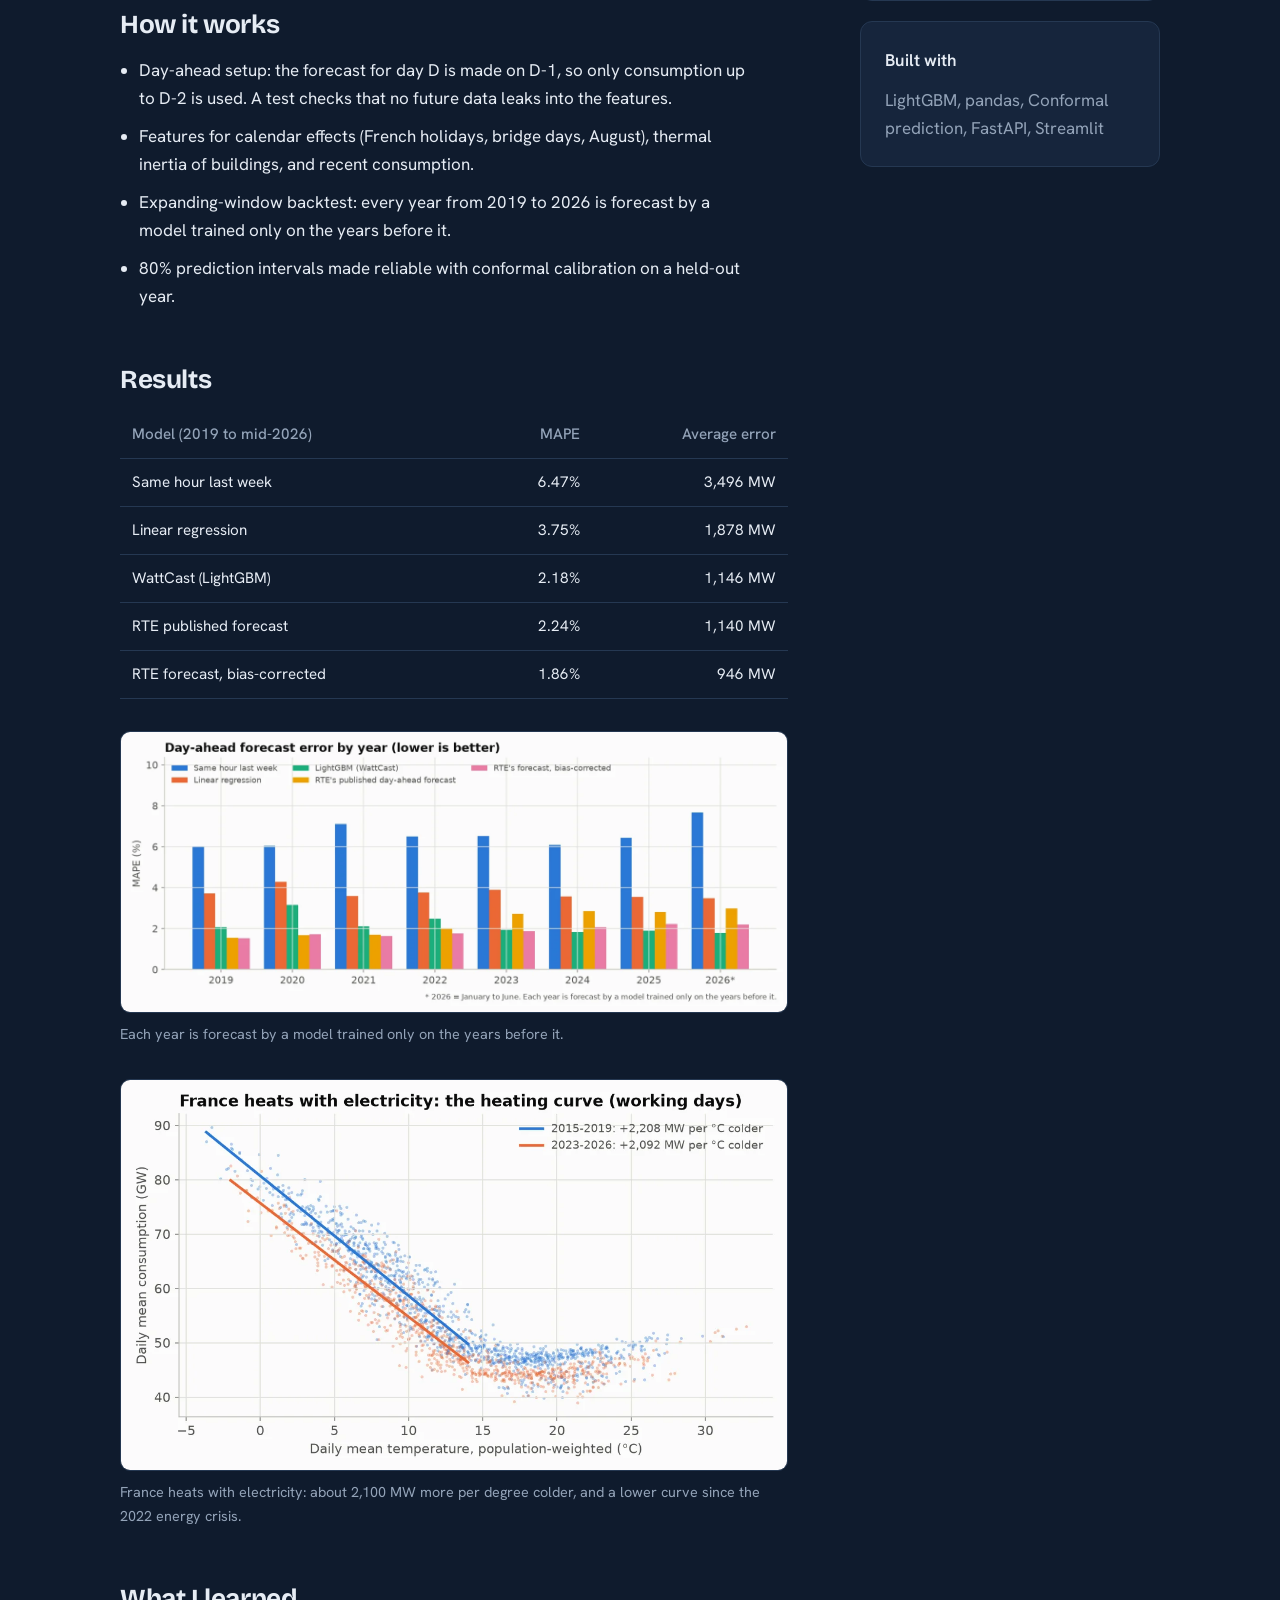
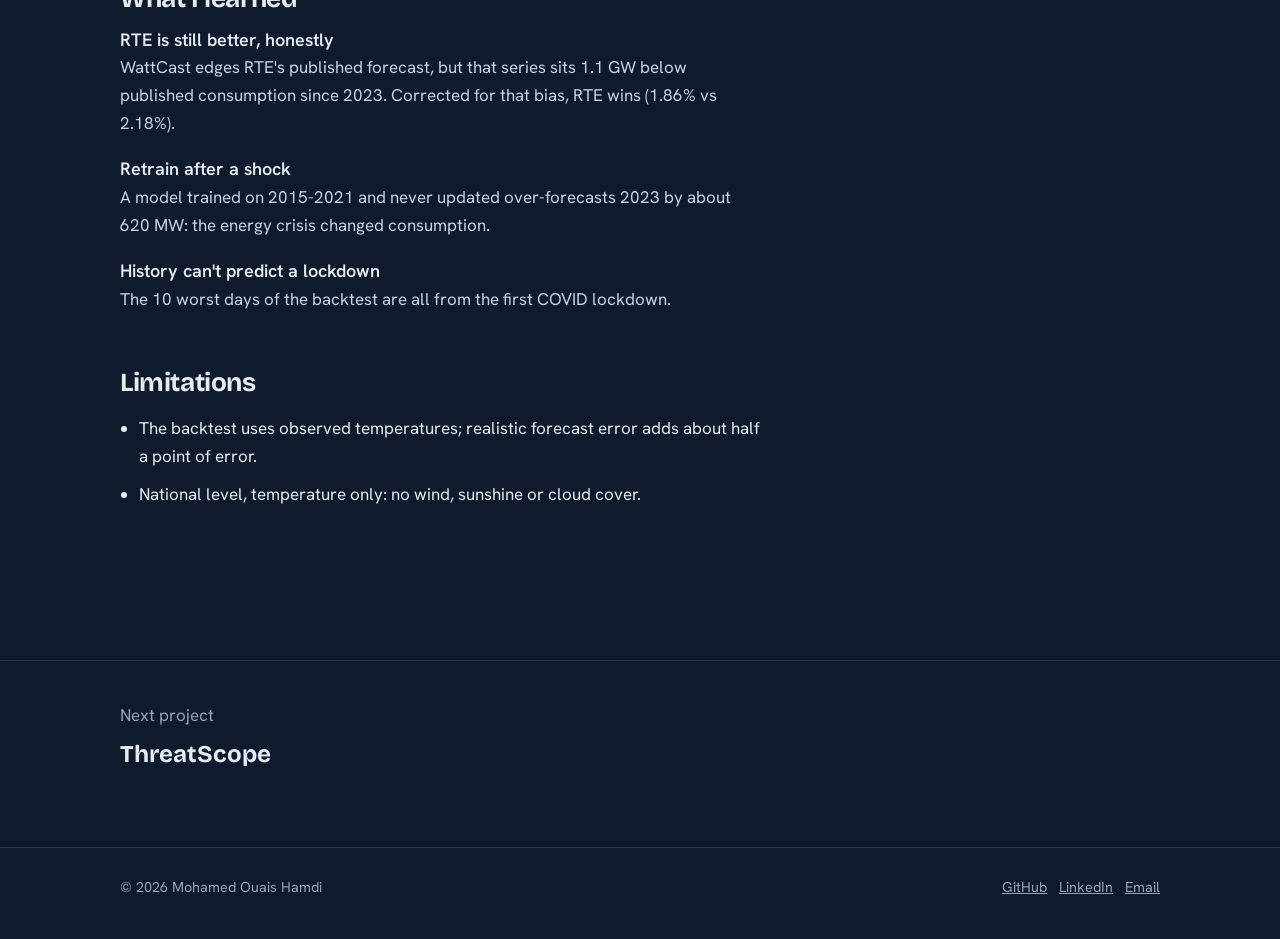
<file: classic/projects/wattcast/index.html>
<!DOCTYPE html><html lang="en"><head><meta charset="utf-8"><meta name="viewport" content="width=device-width, initial-scale=1"><title>WattCast · case study · Mohamed Ouais Hamdi</title><meta name="description" content="Forecasts France's hourly electricity consumption one day ahead. Backtested over 7.5 years and compared hour by hour with RTE's official forecasts."><link rel="canonical" href="https://classic.medouaishamdi.com/classic/projects/wattcast/"><meta property="og:title" content="WattCast · case study · Mohamed Ouais Hamdi"><meta property="og:description" content="Forecasts France's hourly electricity consumption one day ahead. Backtested over 7.5 years and compared hour by hour with RTE's official forecasts."><meta property="og:type" content="website"><meta property="og:url" content="https://classic.medouaishamdi.com/classic/projects/wattcast/"><meta property="og:image" content="https://medouaishamdi.com/og.png"><meta name="theme-color" content="#0f1b2d"><link rel="icon" href="/classic/favicon.svg" type="image/svg+xml"><link rel="stylesheet" href="/classic/_astro/projects.C-NV3u36.css"></head><body><a class="skip" href="#main">Skip to content</a><header class="site-header"><div class="wrap"><a class="brand" href="/classic/">Mohamed Ouais Hamdi</a><nav class="nav" aria-label="Main"><a href="/classic/#projects">Projects</a><a href="/classic/#journey" class="optional">Experience</a><a href="/classic/#skills" class="optional">Skills</a><a href="/classic/#contact" class="contact-link">Contact</a><a class="play" href="/">Play <span class="optional">the 3D version</span> ⚽</a></nav></div></header><main id="main"><div class="wrap"><header class="case-head"><a class="back" href="/classic/#projects">All projects</a><h1>WattCast</h1><p class="one">Forecasts France&#39;s hourly electricity consumption one day ahead.</p><p class="challenge" style="margin-top:20px;max-width:60ch">Backtested over 7.5 years and compared hour by hour with RTE&#39;s official forecasts.</p><div class="actions"><a class="btn primary" href="https://wattcast-medouaishamdi.streamlit.app">Try the live demo</a><a class="btn" href="https://github.com/medouaishamdi/wattcast">Code on GitHub</a></div></header><figure style="margin-top:0"><img src="/classic/img/wattcast.webp" alt="WattCast replaying a January 2026 cold snap: actual consumption, WattCast forecast and RTE forecast" width="1400" height="1066" style="background:#fff"></figure><div class="case-body"><article><section><h2>The problem</h2><div class="measure-text"><p>Electricity can&#39;t be stored at scale, so every day RTE forecasts tomorrow&#39;s demand, hour by hour. Power plants are scheduled and electricity is traded on that forecast.</p><p>WattCast does the same with public data: 11 years of RTE eCO2mix consumption and the temperature of five large French cities.</p></div></section><section><h2>How it works</h2><ul class="measure-text"><li>Day-ahead setup: the forecast for day D is made on D-1, so only consumption up to D-2 is used. A test checks that no future data leaks into the features.</li><li>Features for calendar effects (French holidays, bridge days, August), thermal inertia of buildings, and recent consumption.</li><li>Expanding-window backtest: every year from 2019 to 2026 is forecast by a model trained only on the years before it.</li><li>80% prediction intervals made reliable with conformal calibration on a held-out year.</li></ul></section><section><h2>Results</h2><div class="table-scroll"><table><thead><tr><th scope="col">Model (2019 to mid-2026)</th><th scope="col">MAPE</th><th scope="col">Average error</th></tr></thead><tbody><tr><td>Same hour last week</td><td>6.47%</td><td>3,496 MW</td></tr><tr><td>Linear regression</td><td>3.75%</td><td>1,878 MW</td></tr><tr><td>WattCast (LightGBM)</td><td>2.18%</td><td>1,146 MW</td></tr><tr><td>RTE published forecast</td><td>2.24%</td><td>1,140 MW</td></tr><tr><td>RTE forecast, bias-corrected</td><td>1.86%</td><td>946 MW</td></tr></tbody></table></div><figure><img src="/classic/img/wattcast-mape.webp" alt="Forecast error by year for each model" loading="lazy" decoding="async"><figcaption>Each year is forecast by a model trained only on the years before it.</figcaption></figure><figure><img src="/classic/img/wattcast-heating.webp" alt="Daily consumption against temperature for 2015-2019 and 2023-2026" loading="lazy" decoding="async"><figcaption>France heats with electricity: about 2,100 MW more per degree colder, and a lower curve since the 2022 energy crisis.</figcaption></figure></section><section><h2>What I learned</h2><div class="lesson measure-text"><h3>RTE is still better, honestly</h3><p>WattCast edges RTE&#39;s published forecast, but that series sits 1.1 GW below published consumption since 2023. Corrected for that bias, RTE wins (1.86% vs 2.18%).</p></div><div class="lesson measure-text"><h3>Retrain after a shock</h3><p>A model trained on 2015-2021 and never updated over-forecasts 2023 by about 620 MW: the energy crisis changed consumption.</p></div><div class="lesson measure-text"><h3>History can&#39;t predict a lockdown</h3><p>The 10 worst days of the backtest are all from the first COVID lockdown.</p></div></section><section><h2>Limitations</h2><ul class="measure-text"><li>The backtest uses observed temperatures; realistic forecast error adds about half a point of error.</li><li>National level, temperature only: no wind, sunshine or cloud cover.</li></ul></section></article><aside class="case-aside"><div class="metric-panel"><p class="label">Forecast error (MAPE, 2025)</p><div class="bars" role="img" aria-label="Forecast error (MAPE, 2025): 1.89% with observed temperatures, 2.40% with realistic weather-forecast error"><div class="bar lab"><div class="track"><div class="fill" style="width:63%"></div></div><span class="value">1.89%</span></div><div class="bar test"><div class="track"><div class="fill" style="width:80%"></div></div><span class="value">2.40%</span></div></div><div class="bar-notes"><span>with observed temperatures</span><span>with realistic weather-forecast error</span></div><p class="muted" style="font-size:.8rem;margin:6px 0 0">Lower is better.</p></div><div class="metric-panel"><p class="label">Built with</p><p class="muted" style="margin:0">LightGBM, pandas, Conformal prediction, FastAPI, Streamlit</p></div></aside></div></div><div class="next"><div class="wrap"><p class="muted" style="margin-bottom:6px">Next project</p><a href="/classic/projects/threatscope">ThreatScope</a></div></div></main><footer class="site-footer"><div class="wrap"><span>© 2026 Mohamed Ouais Hamdi</span><span><a href="https://github.com/medouaishamdi">GitHub</a> &nbsp; <a href="https://www.linkedin.com/in/medouaishamdi">LinkedIn</a> &nbsp; <a href="mailto:ouaishamdi8@gmail.com">Email</a></span></div></footer></body></html>
</file>
<file: classic/_astro/projects.C-NV3u36.css>
@font-face{font-family:Bricolage Grotesque;font-style:normal;font-display:swap;font-weight:500;src:url(/classic/_astro/bricolage-grotesque-vietnamese-500-normal.FzY9NZwK.woff2)format("woff2"),url(/classic/_astro/bricolage-grotesque-vietnamese-500-normal.CAK5R6Iy.woff)format("woff");unicode-range:U+102-103,U+110-111,U+128-129,U+168-169,U+1A0-1A1,U+1AF-1B0,U+300-301,U+303-304,U+308-309,U+323,U+329,U+1EA0-1EF9,U+20AB}@font-face{font-family:Bricolage Grotesque;font-style:normal;font-display:swap;font-weight:500;src:url(/classic/_astro/bricolage-grotesque-latin-ext-500-normal.DIhLz7G7.woff2)format("woff2"),url(/classic/_astro/bricolage-grotesque-latin-ext-500-normal.B0ZDNVGf.woff)format("woff");unicode-range:U+100-2BA,U+2BD-2C5,U+2C7-2CC,U+2CE-2D7,U+2DD-2FF,U+304,U+308,U+329,U+1D00-1DBF,U+1E00-1E9F,U+1EF2-1EFF,U+2020,U+20A0-20AB,U+20AD-20C0,U+2113,U+2C60-2C7F,U+A720-A7FF}@font-face{font-family:Bricolage Grotesque;font-style:normal;font-display:swap;font-weight:500;src:url(/classic/_astro/bricolage-grotesque-latin-500-normal.DEDBoLFO.woff2)format("woff2"),url(/classic/_astro/bricolage-grotesque-latin-500-normal.CV-uA8Lw.woff)format("woff");unicode-range:U+??,U+131,U+152-153,U+2BB-2BC,U+2C6,U+2DA,U+2DC,U+304,U+308,U+329,U+2000-206F,U+20AC,U+2122,U+2191,U+2193,U+2212,U+2215,U+FEFF,U+FFFD}@font-face{font-family:Bricolage Grotesque;font-style:normal;font-display:swap;font-weight:700;src:url(/classic/_astro/bricolage-grotesque-vietnamese-700-normal.BLYPkJbo.woff2)format("woff2"),url(/classic/_astro/bricolage-grotesque-vietnamese-700-normal.CHrFuVHU.woff)format("woff");unicode-range:U+102-103,U+110-111,U+128-129,U+168-169,U+1A0-1A1,U+1AF-1B0,U+300-301,U+303-304,U+308-309,U+323,U+329,U+1EA0-1EF9,U+20AB}@font-face{font-family:Bricolage Grotesque;font-style:normal;font-display:swap;font-weight:700;src:url(/classic/_astro/bricolage-grotesque-latin-ext-700-normal.fBkt-7fi.woff2)format("woff2"),url(/classic/_astro/bricolage-grotesque-latin-ext-700-normal.BXpPFNFj.woff)format("woff");unicode-range:U+100-2BA,U+2BD-2C5,U+2C7-2CC,U+2CE-2D7,U+2DD-2FF,U+304,U+308,U+329,U+1D00-1DBF,U+1E00-1E9F,U+1EF2-1EFF,U+2020,U+20A0-20AB,U+20AD-20C0,U+2113,U+2C60-2C7F,U+A720-A7FF}@font-face{font-family:Bricolage Grotesque;font-style:normal;font-display:swap;font-weight:700;src:url(/classic/_astro/bricolage-grotesque-latin-700-normal.gtcctNPv.woff2)format("woff2"),url(/classic/_astro/bricolage-grotesque-latin-700-normal.DvJDmrLu.woff)format("woff");unicode-range:U+??,U+131,U+152-153,U+2BB-2BC,U+2C6,U+2DA,U+2DC,U+304,U+308,U+329,U+2000-206F,U+20AC,U+2122,U+2191,U+2193,U+2212,U+2215,U+FEFF,U+FFFD}@font-face{font-family:Hanken Grotesk;font-style:normal;font-display:swap;font-weight:400;src:url([data-uri])format("woff2"),url([data-uri])format("woff");unicode-range:U+460-52F,U+1C80-1C8A,U+20B4,U+2DE0-2DFF,U+A640-A69F,U+FE2E-FE2F}@font-face{font-family:Hanken Grotesk;font-style:normal;font-display:swap;font-weight:400;src:url(/classic/_astro/hanken-grotesk-vietnamese-400-normal.BLrFBAHj.woff2)format("woff2"),url(/classic/_astro/hanken-grotesk-vietnamese-400-normal.C-iWyKLC.woff)format("woff");unicode-range:U+102-103,U+110-111,U+128-129,U+168-169,U+1A0-1A1,U+1AF-1B0,U+300-301,U+303-304,U+308-309,U+323,U+329,U+1EA0-1EF9,U+20AB}@font-face{font-family:Hanken Grotesk;font-style:normal;font-display:swap;font-weight:400;src:url(/classic/_astro/hanken-grotesk-latin-ext-400-normal.DR7lHpW4.woff2)format("woff2"),url(/classic/_astro/hanken-grotesk-latin-ext-400-normal.DI-aIsWt.woff)format("woff");unicode-range:U+100-2BA,U+2BD-2C5,U+2C7-2CC,U+2CE-2D7,U+2DD-2FF,U+304,U+308,U+329,U+1D00-1DBF,U+1E00-1E9F,U+1EF2-1EFF,U+2020,U+20A0-20AB,U+20AD-20C0,U+2113,U+2C60-2C7F,U+A720-A7FF}@font-face{font-family:Hanken Grotesk;font-style:normal;font-display:swap;font-weight:400;src:url(/classic/_astro/hanken-grotesk-latin-400-normal.BG6hkEXj.woff2)format("woff2"),url(/classic/_astro/hanken-grotesk-latin-400-normal.CjyVwvJV.woff)format("woff");unicode-range:U+??,U+131,U+152-153,U+2BB-2BC,U+2C6,U+2DA,U+2DC,U+304,U+308,U+329,U+2000-206F,U+20AC,U+2122,U+2191,U+2193,U+2212,U+2215,U+FEFF,U+FFFD}@font-face{font-family:Hanken Grotesk;font-style:normal;font-display:swap;font-weight:500;src:url([data-uri])format("woff2"),url([data-uri])format("woff");unicode-range:U+460-52F,U+1C80-1C8A,U+20B4,U+2DE0-2DFF,U+A640-A69F,U+FE2E-FE2F}@font-face{font-family:Hanken Grotesk;font-style:normal;font-display:swap;font-weight:500;src:url(/classic/_astro/hanken-grotesk-vietnamese-500-normal.DxwlvJEc.woff2)format("woff2"),url(/classic/_astro/hanken-grotesk-vietnamese-500-normal.DkDHNoXI.woff)format("woff");unicode-range:U+102-103,U+110-111,U+128-129,U+168-169,U+1A0-1A1,U+1AF-1B0,U+300-301,U+303-304,U+308-309,U+323,U+329,U+1EA0-1EF9,U+20AB}@font-face{font-family:Hanken Grotesk;font-style:normal;font-display:swap;font-weight:500;src:url(/classic/_astro/hanken-grotesk-latin-ext-500-normal.DLb9JDK8.woff2)format("woff2"),url(/classic/_astro/hanken-grotesk-latin-ext-500-normal.BNvrJ0Ju.woff)format("woff");unicode-range:U+100-2BA,U+2BD-2C5,U+2C7-2CC,U+2CE-2D7,U+2DD-2FF,U+304,U+308,U+329,U+1D00-1DBF,U+1E00-1E9F,U+1EF2-1EFF,U+2020,U+20A0-20AB,U+20AD-20C0,U+2113,U+2C60-2C7F,U+A720-A7FF}@font-face{font-family:Hanken Grotesk;font-style:normal;font-display:swap;font-weight:500;src:url(/classic/_astro/hanken-grotesk-latin-500-normal.DrDcrrxK.woff2)format("woff2"),url(/classic/_astro/hanken-grotesk-latin-500-normal.Bo-NxEKf.woff)format("woff");unicode-range:U+??,U+131,U+152-153,U+2BB-2BC,U+2C6,U+2DA,U+2DC,U+304,U+308,U+329,U+2000-206F,U+20AC,U+2122,U+2191,U+2193,U+2212,U+2215,U+FEFF,U+FFFD}@font-face{font-family:Hanken Grotesk;font-style:normal;font-display:swap;font-weight:600;src:url([data-uri])format("woff2"),url([data-uri])format("woff");unicode-range:U+460-52F,U+1C80-1C8A,U+20B4,U+2DE0-2DFF,U+A640-A69F,U+FE2E-FE2F}@font-face{font-family:Hanken Grotesk;font-style:normal;font-display:swap;font-weight:600;src:url(/classic/_astro/hanken-grotesk-vietnamese-600-normal.Cp8QQjQf.woff2)format("woff2"),url(/classic/_astro/hanken-grotesk-vietnamese-600-normal.DHaFH8q1.woff)format("woff");unicode-range:U+102-103,U+110-111,U+128-129,U+168-169,U+1A0-1A1,U+1AF-1B0,U+300-301,U+303-304,U+308-309,U+323,U+329,U+1EA0-1EF9,U+20AB}@font-face{font-family:Hanken Grotesk;font-style:normal;font-display:swap;font-weight:600;src:url(/classic/_astro/hanken-grotesk-latin-ext-600-normal.FY8kSObK.woff2)format("woff2"),url(/classic/_astro/hanken-grotesk-latin-ext-600-normal.DHIm05DD.woff)format("woff");unicode-range:U+100-2BA,U+2BD-2C5,U+2C7-2CC,U+2CE-2D7,U+2DD-2FF,U+304,U+308,U+329,U+1D00-1DBF,U+1E00-1E9F,U+1EF2-1EFF,U+2020,U+20A0-20AB,U+20AD-20C0,U+2113,U+2C60-2C7F,U+A720-A7FF}@font-face{font-family:Hanken Grotesk;font-style:normal;font-display:swap;font-weight:600;src:url(/classic/_astro/hanken-grotesk-latin-600-normal.CIXX6EOa.woff2)format("woff2"),url(/classic/_astro/hanken-grotesk-latin-600-normal.NEn2C4Q3.woff)format("woff");unicode-range:U+??,U+131,U+152-153,U+2BB-2BC,U+2C6,U+2DA,U+2DC,U+304,U+308,U+329,U+2000-206F,U+20AC,U+2122,U+2191,U+2193,U+2212,U+2215,U+FEFF,U+FFFD}:root{--night:#0f1b2d;--ink:#16253c;--line:#253852;--text:#e6ecf4;--muted:#93a3b8;--lab:#5aa9ff;--test:#f2b544;--display:"Bricolage Grotesque", system-ui, sans-serif;--body:"Hanken Grotesk", system-ui, sans-serif;--wrap:1120px;--gutter:clamp(20px, 4vw, 40px)}*,:before,:after{box-sizing:border-box}html{scroll-behavior:smooth}@media (prefers-reduced-motion:reduce){html{scroll-behavior:auto}}body{background:var(--night);color:var(--text);font:400 1.0625rem/1.65 var(--body);-webkit-font-smoothing:antialiased;text-rendering:optimizelegibility;margin:0}h1,h2,h3{font-family:var(--display);letter-spacing:-.015em;margin:0;font-weight:700;line-height:1.1}h1{font-size:clamp(2.5rem,5.6vw,4.25rem)}h2{font-size:clamp(1.75rem,3vw,2.375rem)}h3{font-size:1.5rem}p{margin:0 0 1em}a{color:inherit}img{max-width:100%;height:auto;display:block}:focus-visible{outline:2px solid var(--lab);outline-offset:3px;border-radius:4px}.wrap{max-width:var(--wrap);padding:0 var(--gutter);margin:0 auto}.measure-text{max-width:64ch}.muted{color:var(--muted)}.skip{background:var(--text);color:var(--night);z-index:10;border-radius:6px;padding:8px 14px;position:absolute;top:8px;left:-999px}.skip:focus{left:8px}.site-header{border-bottom:1px solid var(--line)}.site-header .wrap{justify-content:space-between;align-items:center;gap:24px;height:68px;display:flex}.brand{font-family:var(--display);font-size:1.125rem;font-weight:700;text-decoration:none}.nav{gap:clamp(14px,2.4vw,28px);font-size:.95rem;display:flex}.nav a{color:var(--muted);text-decoration:none}.nav a:hover{color:var(--text)}@media (width<=640px){.nav .optional{display:none}}.nav a.play{color:#fff;white-space:nowrap;background:#ff5a3c;border-radius:999px;padding:4px 12px;font-weight:700}.nav a.play:hover{color:#fff;background:#e2431f}.nav{align-items:center}@media (width<=430px){.nav .contact-link{display:none}}.actions{flex-wrap:wrap;gap:12px;margin-top:28px;display:flex}.btn{border:1px solid var(--line);color:var(--text);border-radius:8px;align-items:center;gap:8px;padding:11px 18px;font-size:.95rem;font-weight:600;text-decoration:none;transition:border-color .15s,background-color .15s;display:inline-flex}.btn:hover{border-color:var(--muted)}.btn.primary{background:var(--text);color:var(--night);border-color:var(--text)}.btn.primary:hover{background:#fff}.hero{padding:clamp(56px,9vw,112px) 0 clamp(56px,8vw,96px)}.hero .wrap{grid-template-columns:1.15fr 1fr;align-items:center;gap:clamp(32px,6vw,72px);display:grid}.hero h1{max-width:15ch}.hero .intro{color:#c8d3e1;max-width:46ch;margin-top:24px;font-size:1.1875rem}@media (width<=900px){.hero .wrap{grid-template-columns:1fr}}.board{background:var(--ink);border:1px solid var(--line);border-radius:14px;padding:26px 26px 22px}.board h2{font-size:1.125rem;font-family:var(--body);letter-spacing:0;font-weight:600}.legend{color:var(--muted);flex-wrap:wrap;gap:6px 18px;margin:8px 0 18px;font-size:.85rem;display:flex}.legend span{align-items:center;gap:8px;display:inline-flex}.swatch{border-radius:3px;width:12px;height:12px;display:inline-block}.swatch.lab{background:var(--lab)}.swatch.test{background:var(--test)}.board-row{border-top:1px solid var(--line);padding:14px 0}.board-row .head{justify-content:space-between;align-items:baseline;gap:12px;margin-bottom:8px;display:flex}.board-row .head a{font-weight:600;text-decoration:none}.board-row .head a:hover{text-decoration:underline}.board-row .head .what{color:var(--muted);text-align:right;font-size:.85rem}.bars{gap:6px;display:grid}.bar{grid-template-columns:1fr 64px;align-items:center;gap:10px;display:grid}.bar .track{background:#0d1828;border-radius:5px;height:10px;overflow:hidden}.bar .fill{transform-origin:0;border-radius:5px;height:100%}.bar.lab .fill{background:var(--lab)}.bar.test .fill{background:var(--test)}.bar .value{font-variant-numeric:tabular-nums;text-align:right;font-size:.95rem;font-weight:600}.bar.lab .value{color:var(--lab)}.bar.test .value{color:var(--test)}.bar-notes{color:var(--muted);justify-content:space-between;gap:12px;margin-top:4px;font-size:.8rem;display:flex}@media (prefers-reduced-motion:no-preference){.board .fill{animation:.9s cubic-bezier(.2,.7,.2,1) both grow}.board .bar.test .fill{animation-delay:.35s}@keyframes grow{0%{transform:scaleX(0)}to{transform:scaleX(1)}}}.section{border-top:1px solid var(--line);padding:clamp(64px,9vw,112px) 0}.section-intro{color:var(--muted);max-width:60ch;margin:14px 0 48px;font-size:1.0625rem}.project{border-top:1px solid var(--line);grid-template-columns:1fr 1.15fr;align-items:start;gap:clamp(28px,5vw,64px);padding:48px 0;display:grid}.project:first-of-type{border-top:0;padding-top:0}.project h3{font-size:clamp(1.75rem,2.6vw,2.125rem)}.project .one{color:#c8d3e1;margin:12px 0 18px;font-size:1.125rem}.challenge{border-left:3px solid var(--test);color:var(--text);margin:0 0 22px;padding:2px 0 2px 14px}.stack{color:var(--muted);margin-top:18px;font-size:.9rem}.stack strong{color:var(--text);font-weight:500}.shot{border:1px solid var(--line);background:#fff;border-radius:12px;display:block;overflow:hidden}.metric-panel{background:var(--ink);border:1px solid var(--line);border-radius:12px;padding:24px}.metric-panel .label{margin-bottom:12px;font-weight:600}.project .actions{margin-top:24px}@media (width<=900px){.project{grid-template-columns:1fr}.project .visual{order:-1}}.more{border-top:1px solid var(--line);grid-template-columns:repeat(3,1fr);gap:32px;margin-top:56px;padding-top:40px;display:grid}.more h3{font-size:1.125rem;font-family:var(--body);letter-spacing:0;margin-bottom:6px;font-weight:600}.more p{color:var(--muted);margin-bottom:8px;font-size:.95rem}.more a{color:var(--lab);font-size:.9rem;text-decoration:none}.more a:hover{text-decoration:underline}@media (width<=820px){.more{grid-template-columns:1fr}}.timeline{margin:0;padding:0;list-style:none;position:relative}.timeline:before{content:"";background:var(--line);width:2px;position:absolute;top:8px;bottom:8px;left:7px}.timeline li{padding:0 0 40px 40px;position:relative}.timeline li:last-child{padding-bottom:0}.timeline li:before{content:"";background:var(--night);border:2px solid var(--lab);border-radius:50%;width:16px;height:16px;position:absolute;top:7px;left:0}.timeline .when{color:var(--muted);font-size:.9rem}.timeline h3{margin:4px 0 2px;font-size:1.25rem}.timeline .place{color:#c8d3e1;margin-bottom:8px}.timeline .kind{color:var(--muted)}.skills{grid-template-columns:repeat(3,1fr);gap:32px;display:grid}.skills h3{font-size:1.0625rem;font-family:var(--body);letter-spacing:0;margin-bottom:10px;font-weight:600}.skills ul{color:#c8d3e1;margin:0;padding:0;list-style:none}.skills li{padding:3px 0}@media (width<=820px){.skills{grid-template-columns:1fr}}.langs{color:var(--muted);margin-top:40px}.langs strong{color:var(--text);font-weight:500}.contact h2{max-width:18ch}.contact .email{font-family:var(--display);border-bottom:2px solid var(--lab);margin-top:24px;font-size:clamp(1.4rem,3vw,2rem);font-weight:500;text-decoration:none;display:inline-block}.contact .email:hover{color:#fff}.site-footer{border-top:1px solid var(--line);color:var(--muted);padding:28px 0 40px;font-size:.9rem}.site-footer .wrap{flex-wrap:wrap;justify-content:space-between;gap:12px;display:flex}.site-footer a{color:var(--muted)}.case-head{padding:clamp(48px,7vw,88px) 0 40px}.back{color:var(--muted);font-size:.95rem;text-decoration:none}.back:hover{color:var(--text)}.case-head h1{margin-top:18px}.case-head .one{color:#c8d3e1;max-width:52ch;margin-top:16px;font-size:1.25rem}.case-body{grid-template-columns:minmax(0,1fr) 300px;gap:clamp(32px,6vw,72px);padding-bottom:96px;display:grid}.case-body section{margin-bottom:56px}.case-body h2{margin-bottom:16px;font-size:1.625rem}.case-body ul{margin:0;padding-left:1.1em}.case-body li{margin-bottom:10px}.case-aside{align-self:start;gap:20px;display:grid;position:sticky;top:24px}@media (width<=900px){.case-body{grid-template-columns:1fr}.case-aside{order:-1;position:static}}table{border-collapse:collapse;font-variant-numeric:tabular-nums;width:100%;font-size:.95rem}th,td{text-align:left;border-bottom:1px solid var(--line);padding:11px 12px}th{color:var(--muted);font-weight:500}td:not(:first-child),th:not(:first-child){text-align:right}.table-scroll{overflow-x:auto}figure{margin:32px 0}figure img{border:1px solid var(--line);border-radius:10px}figcaption{color:var(--muted);margin-top:10px;font-size:.9rem}.lesson{margin-bottom:22px}.lesson h3{font-size:1.125rem;font-family:var(--body);letter-spacing:0;margin-bottom:4px;font-weight:600}.lesson p{color:#c8d3e1}.next{border-top:1px solid var(--line);padding:40px 0 72px}.next a{font-family:var(--display);font-size:1.5rem;font-weight:700;text-decoration:none}.next a:hover{text-decoration:underline}.brand{white-space:nowrap}@media (width<=640px){.brand{font-size:1rem}.hero .intro{font-size:1.0625rem}}
</file>
